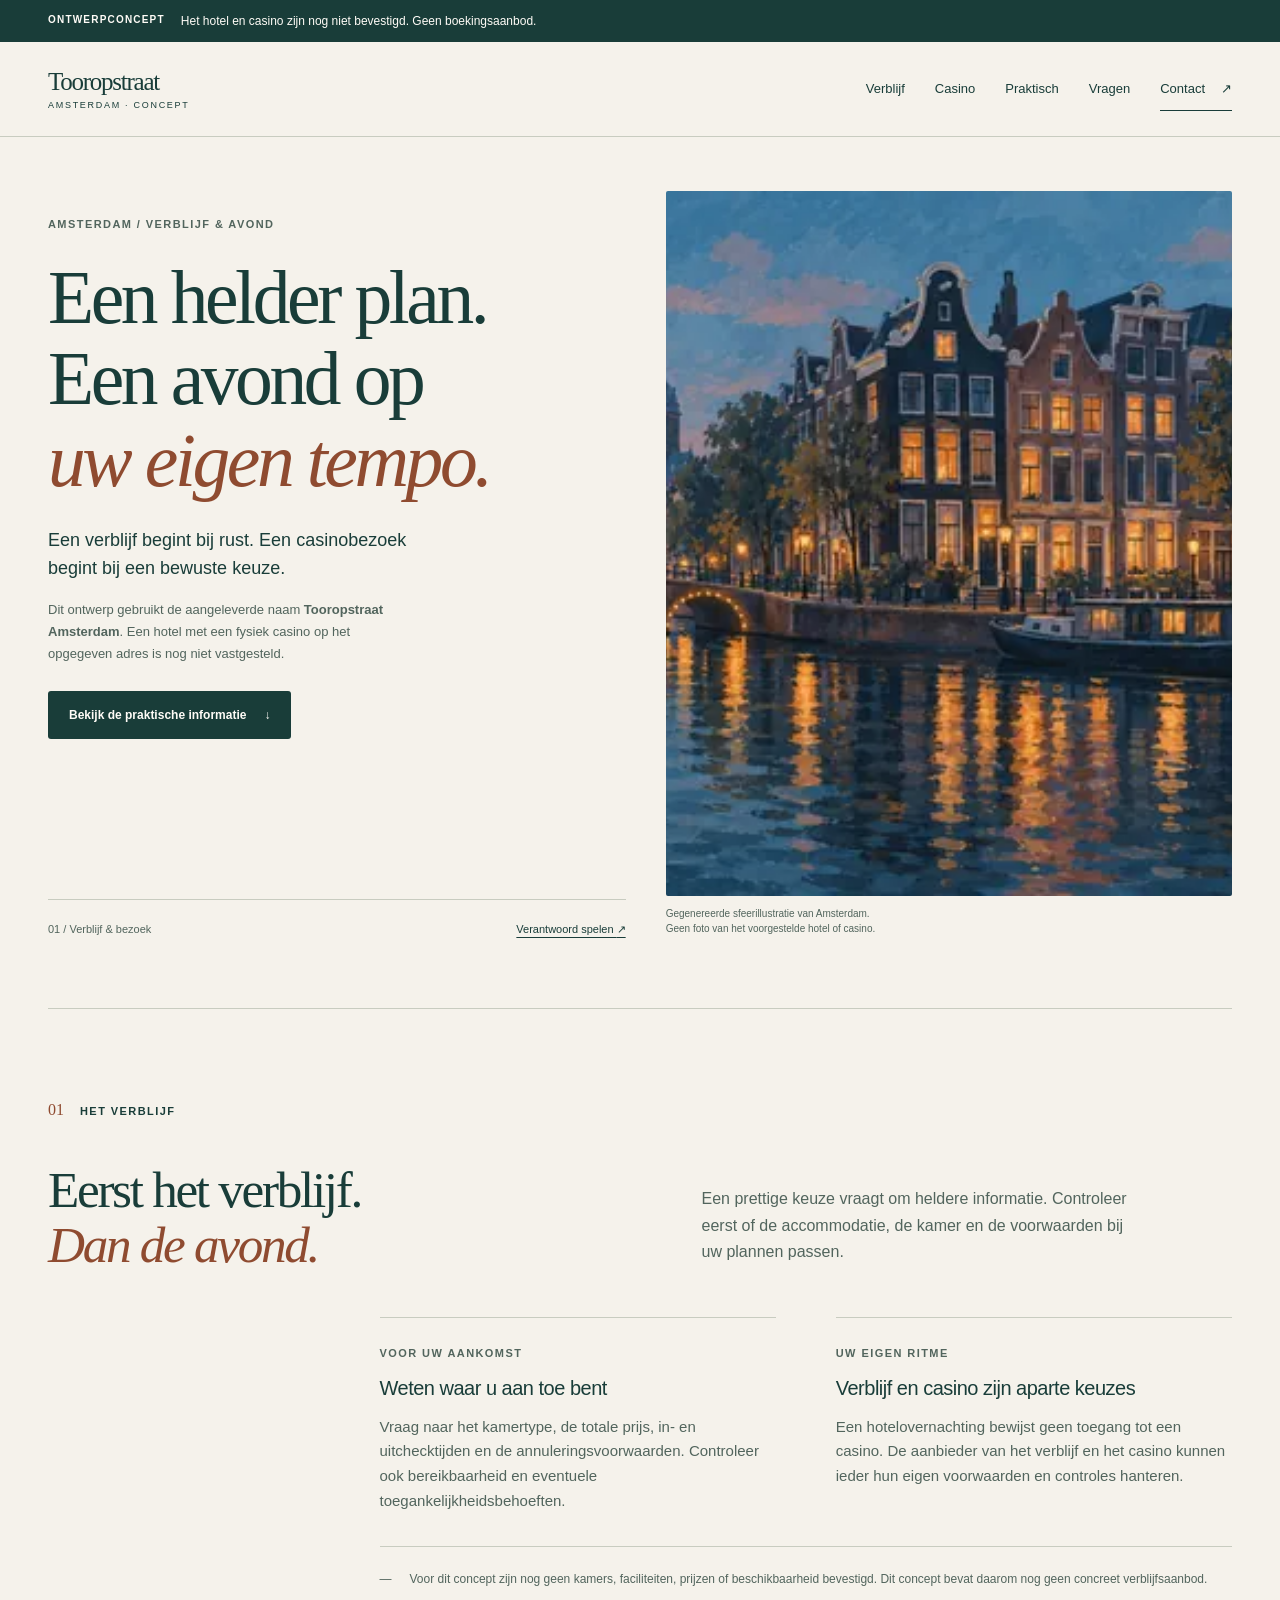
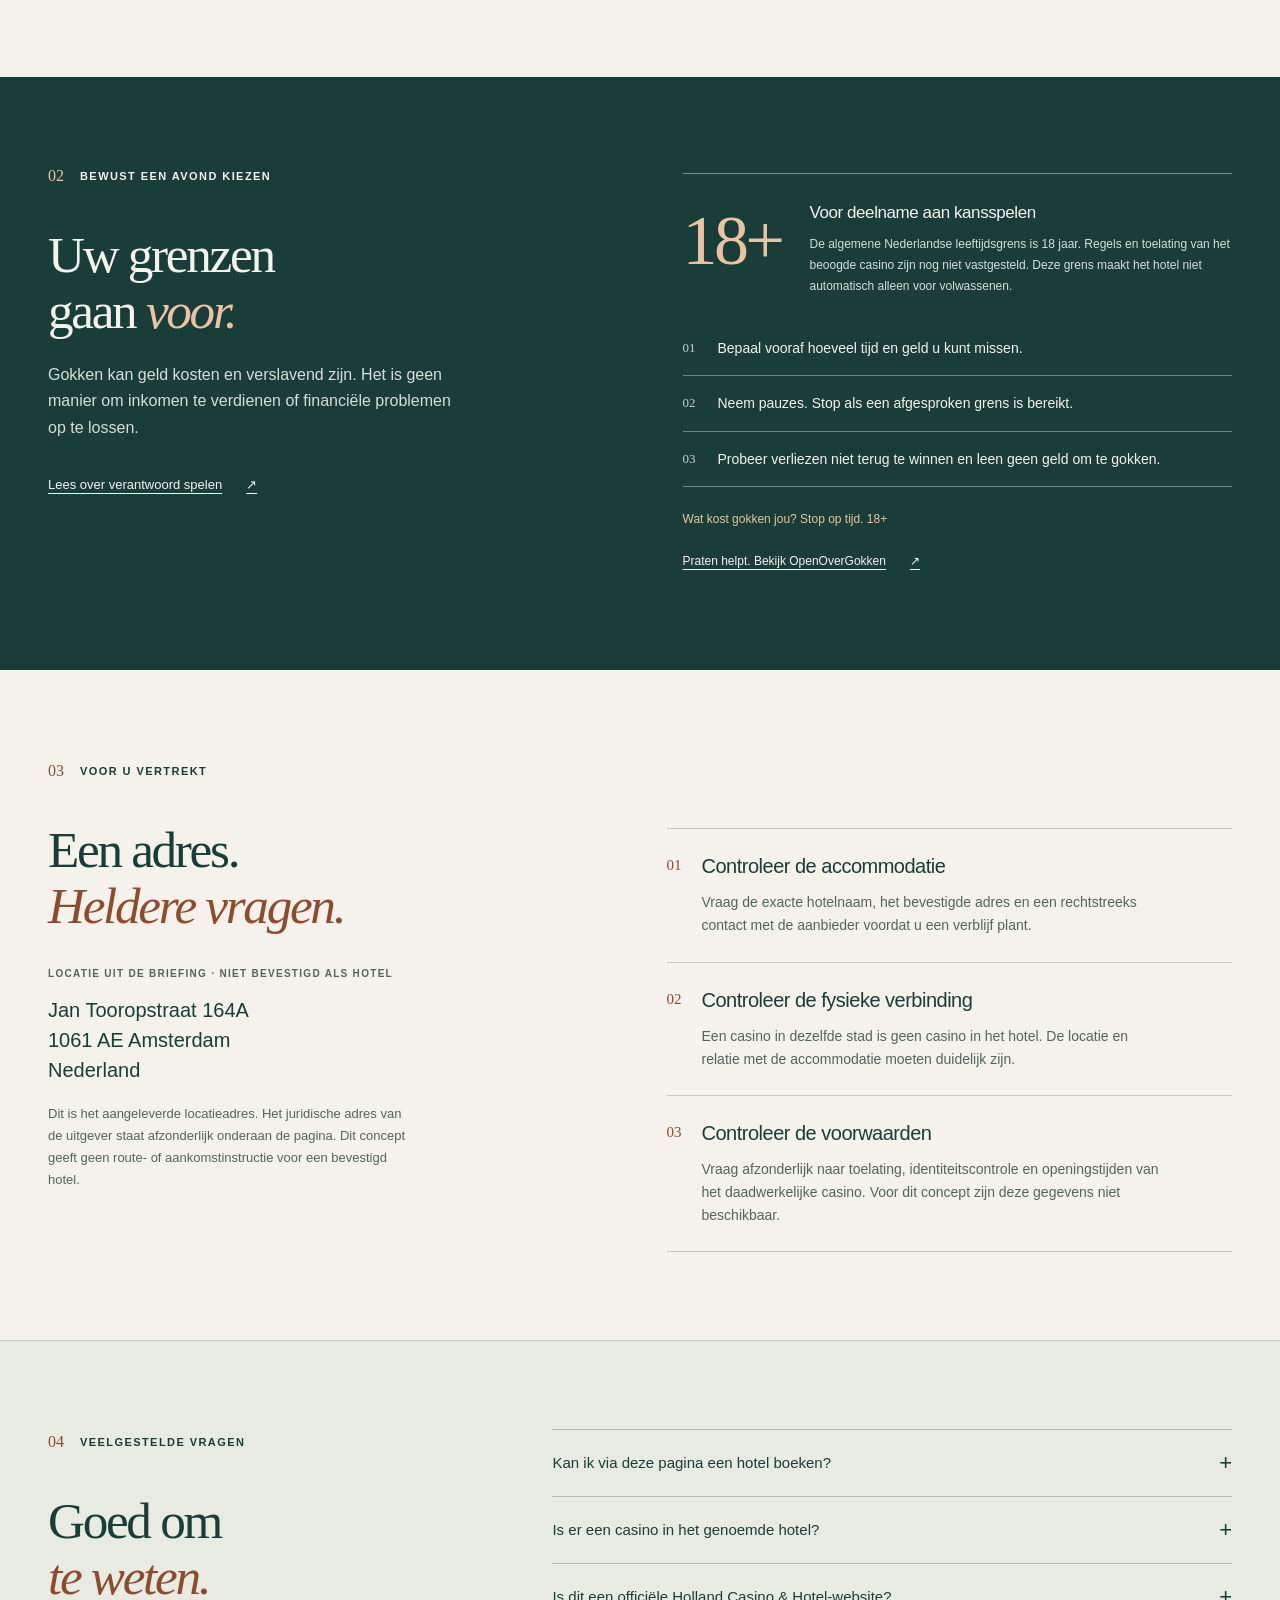
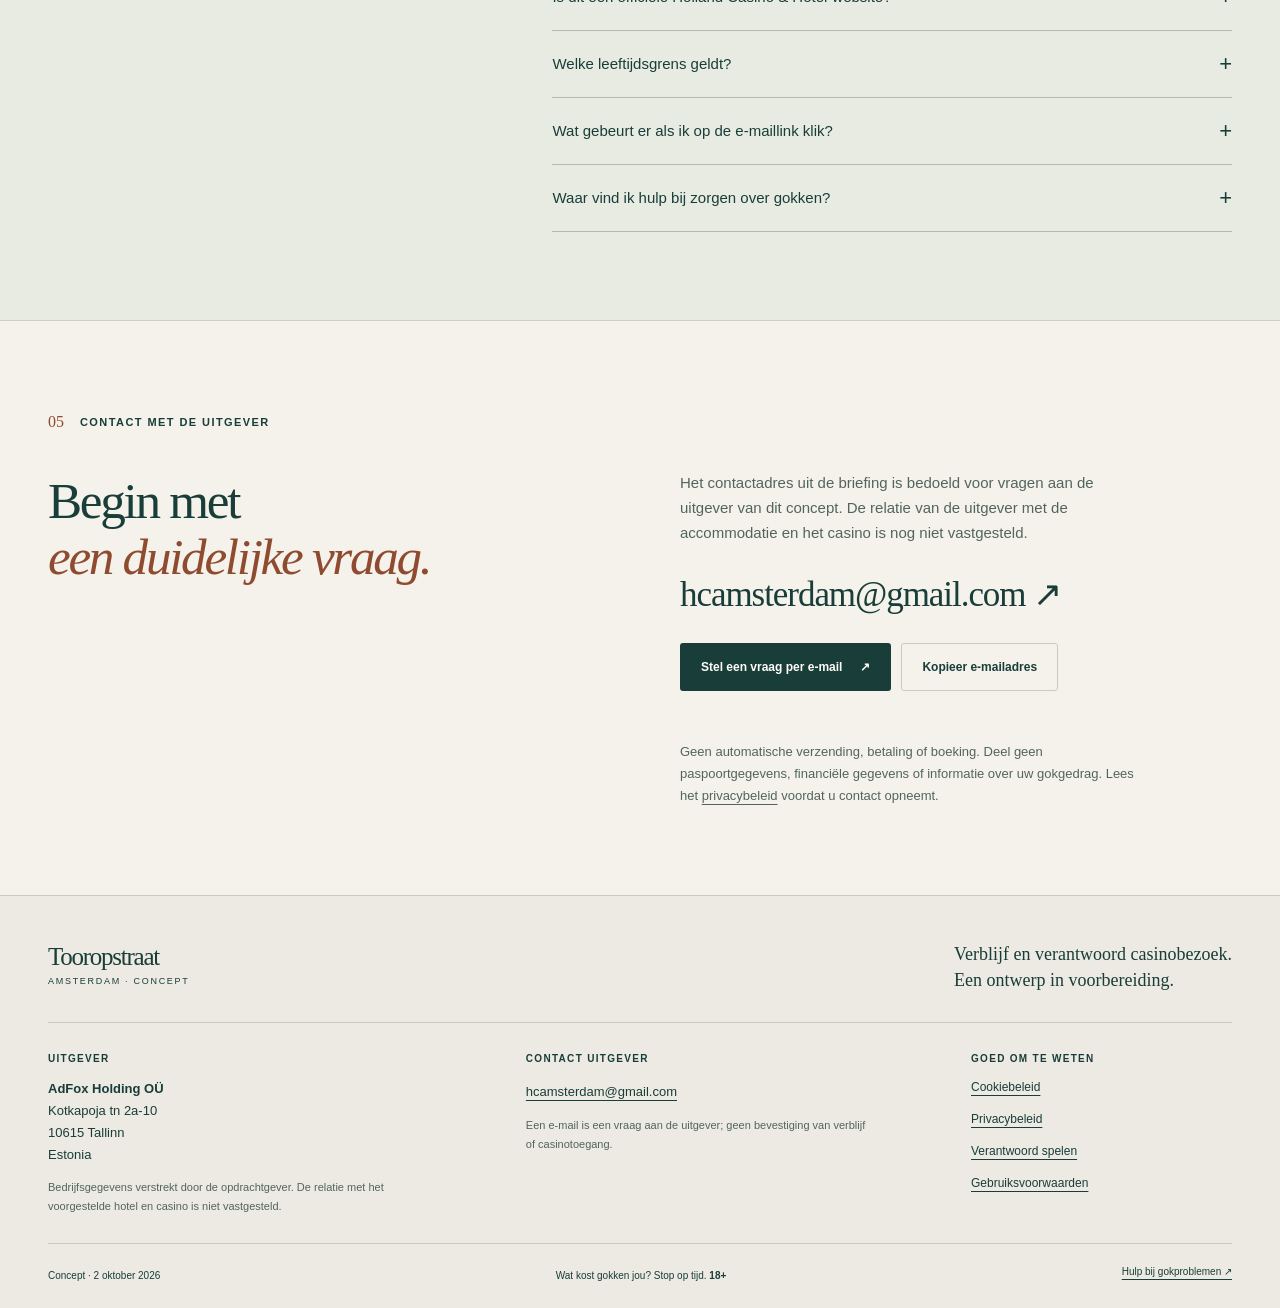
<file: index.html>
<!DOCTYPE html>
<html lang="nl"><head><meta charset="utf-8"><meta name="viewport" content="width=device-width, initial-scale=1"><meta name="robots" content="noindex, nofollow"><meta name="referrer" content="strict-origin-when-cross-origin"><title>Tooropstraat Amsterdam — ontwerpconcept voor verblijf &amp; casino</title>
  
  
  <script async src="https://www.googletagmanager.com/gtag/js?id=AW-18126916867"></script>
<script>
  window.dataLayer = window.dataLayer || [];
  function gtag(){dataLayer.push(arguments);}
  gtag('js', new Date());

  gtag('config', 'AW-18126916867');
</script>
  
  <meta name="description" content="Nederlands ontwerpconcept voor verblijf en verantwoord casinobezoek in Amsterdam. Object en relatie met casino zijn nog niet bevestigd; geen boekingsaanbod."><meta name="theme-color" content="#173b38"><link rel="icon" href="assets/images/favicon.svg" type="image/svg+xml"><link rel="stylesheet" href="assets/css/styles.css"><script src="assets/js/main.js" defer></script></head>
<body><a class="skip-link" href="#main">Ga naar inhoud</a>
<div class="draft-bar"><div class="wrap"><strong>Ontwerpconcept</strong><span>Het hotel en casino zijn nog niet bevestigd. Geen boekingsaanbod.</span></div></div>
<header class="header"><div class="wrap header-inner"><a class="wordmark" href="index.html"><span>Tooropstraat</span><small>Amsterdam · concept</small></a><button class="menu-toggle" type="button" aria-expanded="false" aria-controls="primary-nav" hidden>Menu <span aria-hidden="true">☰</span></button><nav id="primary-nav" class="primary-nav" aria-label="Hoofdnavigatie"><a href="#verblijf">Verblijf</a><a href="#casino">Casino</a><a href="#praktisch">Praktisch</a><a href="#vragen">Vragen</a><a class="nav-contact" href="#contact">Contact <span aria-hidden="true">↗</span></a></nav></div></header>
<main id="main" tabindex="-1">
<section class="hero wrap" aria-labelledby="hero-title"><div class="hero-copy"><p class="eyebrow">Amsterdam / verblijf &amp; avond</p><h1 id="hero-title">Een helder plan.<br>Een avond op<br><em>uw eigen tempo.</em></h1><p class="hero-lead">Een verblijf begint bij rust. Een casinobezoek begint bij een bewuste keuze.</p><p class="hero-note">Dit ontwerp gebruikt de aangeleverde naam <strong>Tooropstraat Amsterdam</strong>. Een hotel met een fysiek casino op het opgegeven adres is nog niet vastgesteld.</p><a class="button button-dark" href="#praktisch">Bekijk de praktische informatie <span aria-hidden="true">↓</span></a><div class="hero-bottom"><span>01 / Verblijf &amp; bezoek</span><a href="responsible-gambling.html">Verantwoord spelen <span aria-hidden="true">↗</span></a></div></div>
<figure class="hero-figure"><picture><source media="(max-width: 600px)" srcset="assets/images/amsterdam-480.webp 480w, assets/images/amsterdam-800.webp 800w" sizes="calc(100vw - 40px)"><img src="assets/images/amsterdam-1200.webp" srcset="assets/images/amsterdam-800.webp 800w, assets/images/amsterdam-1200.webp 1200w, assets/images/amsterdam-1536.webp 1536w" sizes="(max-width: 900px) calc(100vw - 48px), 49vw" width="1536" height="1024" alt="Geschilderde sfeerillustratie van Amsterdamse grachten bij avondlicht" loading="eager" fetchpriority="high" decoding="async"></picture><figcaption>Gegenereerde sfeerillustratie van Amsterdam.<br>Geen foto van het voorgestelde hotel of casino.</figcaption></figure></section>

<section id="verblijf" class="stay section wrap" aria-labelledby="stay-title"><div class="section-label"><span>01</span><p>Het verblijf</p></div><div class="stay-heading"><h2 id="stay-title">Eerst het verblijf.<br><em>Dan de avond.</em></h2><p>Een prettige keuze vraagt om heldere informatie. Controleer eerst of de accommodatie, de kamer en de voorwaarden bij uw plannen passen.</p></div><div class="stay-details"><article><p class="eyebrow">Voor uw aankomst</p><h3>Weten waar u aan toe bent</h3><p>Vraag naar het kamertype, de totale prijs, in- en uitchecktijden en de annuleringsvoorwaarden. Controleer ook bereikbaarheid en eventuele toegankelijkheidsbehoeften.</p></article><article><p class="eyebrow">Uw eigen ritme</p><h3>Verblijf en casino zijn aparte keuzes</h3><p>Een hotelovernachting bewijst geen toegang tot een casino. De aanbieder van het verblijf en het casino kunnen ieder hun eigen voorwaarden en controles hanteren.</p></article></div><p class="editorial-note"><span aria-hidden="true">—</span> Voor dit concept zijn nog geen kamers, faciliteiten, prijzen of beschikbaarheid bevestigd. Dit concept bevat daarom nog geen concreet verblijfsaanbod.</p></section>

<section id="casino" class="casino-band" aria-labelledby="casino-title"><div class="wrap casino-grid"><div><div class="section-label"><span>02</span><p>Bewust een avond kiezen</p></div><h2 id="casino-title">Uw grenzen<br>gaan <em>voor.</em></h2><p class="casino-lead">Gokken kan geld kosten en verslavend zijn. Het is geen manier om inkomen te verdienen of financiële problemen op te lossen.</p><a class="text-link" href="responsible-gambling.html">Lees over verantwoord spelen <span aria-hidden="true">↗</span></a></div><div class="casino-right"><div class="age-panel"><strong>18+</strong><div><h3>Voor deelname aan kansspelen</h3><p>De algemene Nederlandse leeftijdsgrens is 18 jaar. Regels en toelating van het beoogde casino zijn nog niet vastgesteld. Deze grens maakt het hotel niet automatisch alleen voor volwassenen.</p></div></div><ol class="boundary-list"><li><span>01</span><p>Bepaal vooraf hoeveel tijd en geld u kunt missen.</p></li><li><span>02</span><p>Neem pauzes. Stop als een afgesproken grens is bereikt.</p></li><li><span>03</span><p>Probeer verliezen niet terug te winnen en leen geen geld om te gokken.</p></li></ol><p class="risk-slogan">Wat kost gokken jou? Stop op tijd. 18+</p><a class="help-link" href="https://openovergokken.nl/hulplijnen/">Praten helpt. Bekijk OpenOverGokken <span aria-hidden="true">↗</span></a></div></div></section>

<section id="praktisch" class="practical section wrap" aria-labelledby="practical-title"><div class="section-label"><span>03</span><p>Voor u vertrekt</p></div><div class="practical-grid"><div><h2 id="practical-title">Een adres.<br><em>Heldere vragen.</em></h2><p class="address-label">Locatie uit de briefing · niet bevestigd als hotel</p><address class="property-address">Jan Tooropstraat 164A<br>1061 AE Amsterdam<br>Nederland</address><p class="fine location-note">Dit is het aangeleverde locatieadres. Het juridische adres van de uitgever staat afzonderlijk onderaan de pagina. Dit concept geeft geen route- of aankomstinstructie voor een bevestigd hotel.</p></div><div class="practical-list"><article><span>01</span><div><h3>Controleer de accommodatie</h3><p>Vraag de exacte hotelnaam, het bevestigde adres en een rechtstreeks contact met de aanbieder voordat u een verblijf plant.</p></div></article><article><span>02</span><div><h3>Controleer de fysieke verbinding</h3><p>Een casino in dezelfde stad is geen casino in het hotel. De locatie en relatie met de accommodatie moeten duidelijk zijn.</p></div></article><article><span>03</span><div><h3>Controleer de voorwaarden</h3><p>Vraag afzonderlijk naar toelating, identiteitscontrole en openingstijden van het daadwerkelijke casino. Voor dit concept zijn deze gegevens niet beschikbaar.</p></div></article></div></div></section>

<section id="vragen" class="faq-section section" aria-labelledby="faq-title"><div class="wrap faq-grid"><div><div class="section-label"><span>04</span><p>Veelgestelde vragen</p></div><h2 id="faq-title">Goed om<br><em>te weten.</em></h2></div><div class="faq"><details><summary>Kan ik via deze pagina een hotel boeken?</summary><p>Nee. Dit is een ontwerpconcept. Er zijn geen bevestigde kamers, prijzen of boekingskoppelingen. Een bericht aan de uitgever is een informatievraag en geen reservering.</p></details><details><summary>Is er een casino in het genoemde hotel?</summary><p>Dat is nog niet bevestigd. De naam en het adres komen uit de briefing. De aanwezigheid van een fysiek casino op deze locatie mag nog niet als feit worden gepresenteerd.</p></details><details><summary>Is dit een officiële Holland Casino &amp; Hotel-website?</summary><p>Een officiële relatie met Holland Casino is niet vastgesteld. De genoemde uitgever is AdFox Holding OÜ. Het e-mailadres op deze pagina is niet bevestigd als reserveringsadres van een hotel of als officieel Holland Casino-kanaal.</p></details><details><summary>Welke leeftijdsgrens geldt?</summary><p>In Nederland is deelname aan kansspelen alleen toegestaan vanaf 18 jaar. Voor het beoogde, nog niet bevestigde casino kunnen aanvullende toegangsvoorwaarden gelden. Dit zegt niets over een leeftijdsgrens voor hotelovernachtingen.</p></details><details><summary>Wat gebeurt er als ik op de e-maillink klik?</summary><p>Uw eigen e-mailprogramma kan een nieuw bericht openen. U bepaalt of u dat bericht verzendt. De website verzendt niets automatisch en geeft geen boekingsbevestiging.</p></details><details><summary>Waar vind ik hulp bij zorgen over gokken?</summary><p>OpenOverGokken biedt informatie en anoniem contact. De gratis Nederlandse hulplijn is 0800 24 000 22, dag en nacht bereikbaar. Bekijk ook onze pagina over verantwoord spelen.</p><a href="https://openovergokken.nl/hulplijnen/">Naar de hulplijnen van OpenOverGokken <span aria-hidden="true">↗</span></a></details></div></div></section>

<section id="contact" class="contact section wrap" aria-labelledby="contact-title"><div><div class="section-label"><span>05</span><p>Contact met de uitgever</p></div><h2 id="contact-title">Begin met<br><em>een duidelijke vraag.</em></h2></div><div class="contact-copy"><p>Het contactadres uit de briefing is bedoeld voor vragen aan de uitgever van dit concept. De relatie van de uitgever met de accommodatie en het casino is nog niet vastgesteld.</p><a class="contact-email" href="mailto:hcamsterdam@gmail.com?subject=Vraag%20over%20het%20concept%20Tooropstraat%20Amsterdam">hcamsterdam@gmail.com <span aria-hidden="true">↗</span></a><div class="contact-actions"><a class="button button-dark" href="mailto:hcamsterdam@gmail.com?subject=Vraag%20over%20het%20concept%20Tooropstraat%20Amsterdam">Stel een vraag per e-mail <span aria-hidden="true">↗</span></a><button class="button button-light copy-email" type="button" data-email="hcamsterdam@gmail.com" hidden>Kopieer e-mailadres</button></div><p id="copy-status" class="copy-status" role="status" aria-live="polite"></p><p class="fine">Geen automatische verzending, betaling of boeking. Deel geen paspoortgegevens, financiële gegevens of informatie over uw gokgedrag. Lees het <a href="privacy.html">privacybeleid</a> voordat u contact opneemt.</p></div></section>
</main>
<footer class="footer"><div class="wrap">
<div class="footer-top"><a class="wordmark" href="index.html"><span>Tooropstraat</span><small>Amsterdam · concept</small></a><p>Verblijf en verantwoord casinobezoek.<br>Een ontwerp in voorbereiding.</p></div>
<div class="footer-grid"><div><h2>Uitgever</h2><address><strong>AdFox Holding OÜ</strong><br>Kotkapoja tn 2a-10<br>10615 Tallinn<br>Estonia</address><p class="fine">Bedrijfsgegevens verstrekt door de opdrachtgever. De relatie met het voorgestelde hotel en casino is niet vastgesteld.</p></div>
<div><h2>Contact uitgever</h2><a class="email" href="mailto:hcamsterdam@gmail.com?subject=Vraag%20over%20het%20concept%20Tooropstraat%20Amsterdam">hcamsterdam@gmail.com</a><p class="fine">Een e-mail is een vraag aan de uitgever; geen bevestiging van verblijf of casinotoegang.</p></div>
<nav aria-label="Beleid en voorwaarden"><h2>Goed om te weten</h2><a href="cookies.html">Cookiebeleid</a><a href="privacy.html">Privacybeleid</a><a href="responsible-gambling.html">Verantwoord spelen</a><a href="terms.html">Gebruiksvoorwaarden</a></nav></div>
<div class="footer-bottom"><p>Concept · 2 oktober 2026</p><p>Wat kost gokken jou? Stop op tijd. <strong>18+</strong></p><a href="https://openovergokken.nl/hulplijnen/">Hulp bij gokproblemen <span aria-hidden="true">↗</span></a></div>
</div></footer></body></html>
</file>
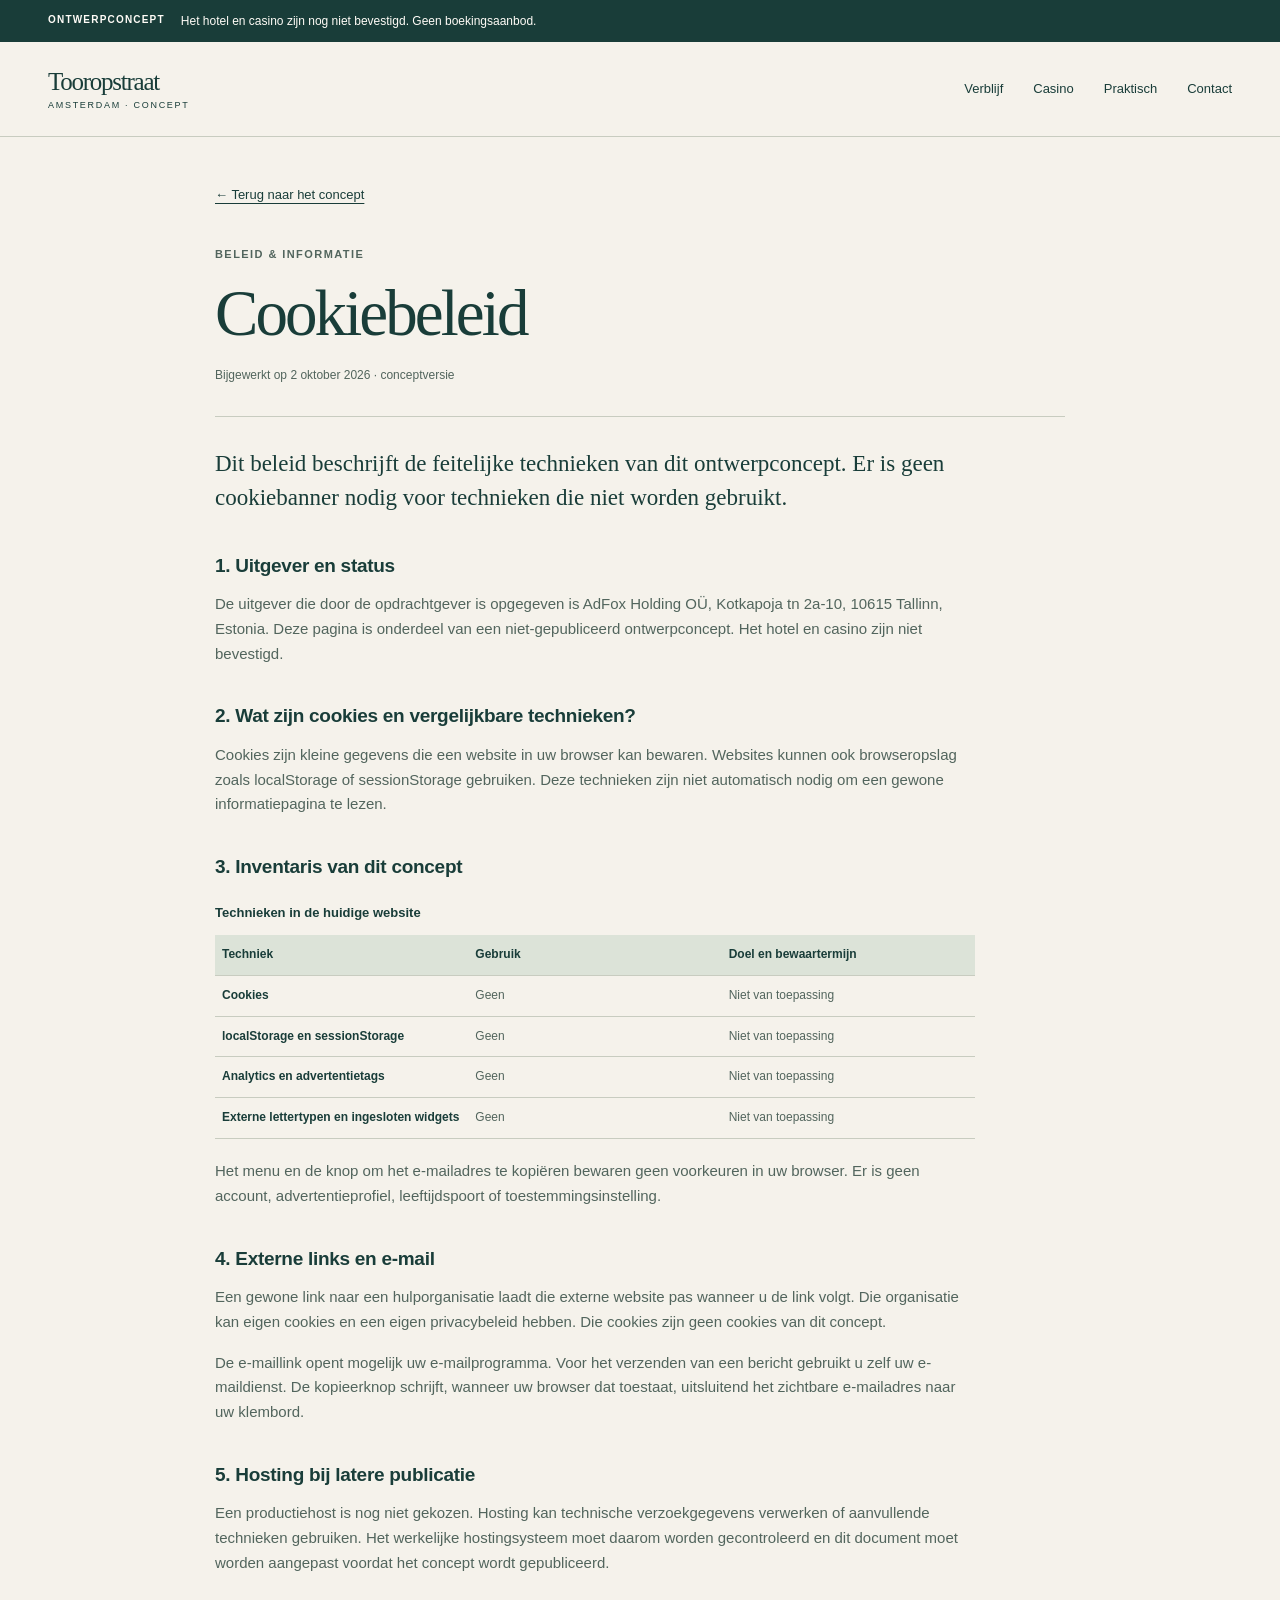
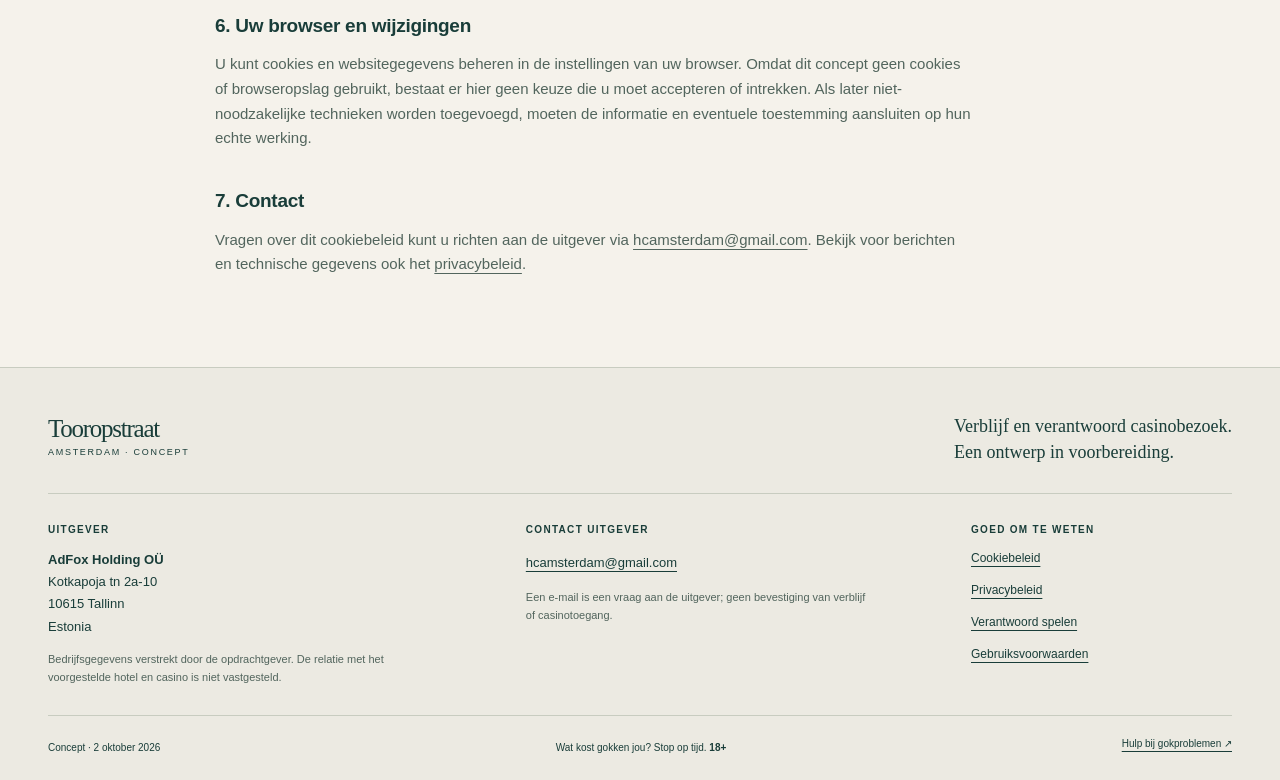
<file: cookies.html>
<!DOCTYPE html>
<html lang="nl"><head><meta charset="utf-8"><meta name="viewport" content="width=device-width, initial-scale=1"><meta name="robots" content="noindex, nofollow"><meta name="referrer" content="strict-origin-when-cross-origin"><title>Cookiebeleid | Tooropstraat Amsterdam — concept</title><meta name="description" content="Welke cookies, browseropslag en externe technieken dit ontwerpconcept gebruikt."><meta name="theme-color" content="#173b38"><link rel="icon" href="assets/images/favicon.svg" type="image/svg+xml"><link rel="stylesheet" href="assets/css/styles.css"><script src="assets/js/main.js" defer></script></head>
<body><a class="skip-link" href="#main">Ga naar inhoud</a>
<div class="draft-bar"><div class="wrap"><strong>Ontwerpconcept</strong><span>Het hotel en casino zijn nog niet bevestigd. Geen boekingsaanbod.</span></div></div>
<header class="header"><div class="wrap header-inner"><a class="wordmark" href="index.html"><span>Tooropstraat</span><small>Amsterdam · concept</small></a><button class="menu-toggle" type="button" aria-expanded="false" aria-controls="primary-nav" hidden>Menu <span aria-hidden="true">☰</span></button><nav id="primary-nav" class="primary-nav" aria-label="Hoofdnavigatie"><a href="index.html#verblijf">Verblijf</a><a href="index.html#casino">Casino</a><a href="index.html#praktisch">Praktisch</a><a href="index.html#contact">Contact</a></nav></div></header>
<main id="main" tabindex="-1" class="policy-main wrap"><a class="back-link" href="index.html">← Terug naar het concept</a><p class="eyebrow">Beleid &amp; informatie</p><h1>Cookiebeleid</h1><p class="updated">Bijgewerkt op <time datetime="2026-10-02">2 oktober 2026</time> · conceptversie</p><div class="policy-content"><p class="policy-intro">Dit beleid beschrijft de feitelijke technieken van dit ontwerpconcept. Er is geen cookiebanner nodig voor technieken die niet worden gebruikt.</p>
<h2>1. Uitgever en status</h2><p>De uitgever die door de opdrachtgever is opgegeven is AdFox Holding OÜ, Kotkapoja tn 2a-10, 10615 Tallinn, Estonia. Deze pagina is onderdeel van een niet-gepubliceerd ontwerpconcept. Het hotel en casino zijn niet bevestigd.</p>
<h2>2. Wat zijn cookies en vergelijkbare technieken?</h2><p>Cookies zijn kleine gegevens die een website in uw browser kan bewaren. Websites kunnen ook browseropslag zoals localStorage of sessionStorage gebruiken. Deze technieken zijn niet automatisch nodig om een gewone informatiepagina te lezen.</p>
<h2>3. Inventaris van dit concept</h2><div class="table-wrap"><table><caption>Technieken in de huidige website</caption><thead><tr><th scope="col">Techniek</th><th scope="col">Gebruik</th><th scope="col">Doel en bewaartermijn</th></tr></thead><tbody><tr><th scope="row">Cookies</th><td>Geen</td><td>Niet van toepassing</td></tr><tr><th scope="row">localStorage en sessionStorage</th><td>Geen</td><td>Niet van toepassing</td></tr><tr><th scope="row">Analytics en advertentietags</th><td>Geen</td><td>Niet van toepassing</td></tr><tr><th scope="row">Externe lettertypen en ingesloten widgets</th><td>Geen</td><td>Niet van toepassing</td></tr></tbody></table></div>
<p>Het menu en de knop om het e-mailadres te kopiëren bewaren geen voorkeuren in uw browser. Er is geen account, advertentieprofiel, leeftijdspoort of toestemmingsinstelling.</p>
<h2>4. Externe links en e-mail</h2><p>Een gewone link naar een hulporganisatie laadt die externe website pas wanneer u de link volgt. Die organisatie kan eigen cookies en een eigen privacybeleid hebben. Die cookies zijn geen cookies van dit concept.</p><p>De e-maillink opent mogelijk uw e-mailprogramma. Voor het verzenden van een bericht gebruikt u zelf uw e-maildienst. De kopieerknop schrijft, wanneer uw browser dat toestaat, uitsluitend het zichtbare e-mailadres naar uw klembord.</p>
<h2>5. Hosting bij latere publicatie</h2><p>Een productiehost is nog niet gekozen. Hosting kan technische verzoekgegevens verwerken of aanvullende technieken gebruiken. Het werkelijke hostingsysteem moet daarom worden gecontroleerd en dit document moet worden aangepast voordat het concept wordt gepubliceerd.</p>
<h2>6. Uw browser en wijzigingen</h2><p>U kunt cookies en websitegegevens beheren in de instellingen van uw browser. Omdat dit concept geen cookies of browseropslag gebruikt, bestaat er hier geen keuze die u moet accepteren of intrekken. Als later niet-noodzakelijke technieken worden toegevoegd, moeten de informatie en eventuele toestemming aansluiten op hun echte werking.</p>
<h2>7. Contact</h2><p>Vragen over dit cookiebeleid kunt u richten aan de uitgever via <a href="mailto:hcamsterdam@gmail.com?subject=Vraag%20over%20het%20concept%20Tooropstraat%20Amsterdam">hcamsterdam@gmail.com</a>. Bekijk voor berichten en technische gegevens ook het <a href="privacy.html">privacybeleid</a>.</p></div></main>
<footer class="footer"><div class="wrap">
<div class="footer-top"><a class="wordmark" href="index.html"><span>Tooropstraat</span><small>Amsterdam · concept</small></a><p>Verblijf en verantwoord casinobezoek.<br>Een ontwerp in voorbereiding.</p></div>
<div class="footer-grid"><div><h2>Uitgever</h2><address><strong>AdFox Holding OÜ</strong><br>Kotkapoja tn 2a-10<br>10615 Tallinn<br>Estonia</address><p class="fine">Bedrijfsgegevens verstrekt door de opdrachtgever. De relatie met het voorgestelde hotel en casino is niet vastgesteld.</p></div>
<div><h2>Contact uitgever</h2><a class="email" href="mailto:hcamsterdam@gmail.com?subject=Vraag%20over%20het%20concept%20Tooropstraat%20Amsterdam">hcamsterdam@gmail.com</a><p class="fine">Een e-mail is een vraag aan de uitgever; geen bevestiging van verblijf of casinotoegang.</p></div>
<nav aria-label="Beleid en voorwaarden"><h2>Goed om te weten</h2><a href="cookies.html">Cookiebeleid</a><a href="privacy.html">Privacybeleid</a><a href="responsible-gambling.html">Verantwoord spelen</a><a href="terms.html">Gebruiksvoorwaarden</a></nav></div>
<div class="footer-bottom"><p>Concept · 2 oktober 2026</p><p>Wat kost gokken jou? Stop op tijd. <strong>18+</strong></p><a href="https://openovergokken.nl/hulplijnen/">Hulp bij gokproblemen <span aria-hidden="true">↗</span></a></div>
</div></footer></body></html>
</file>
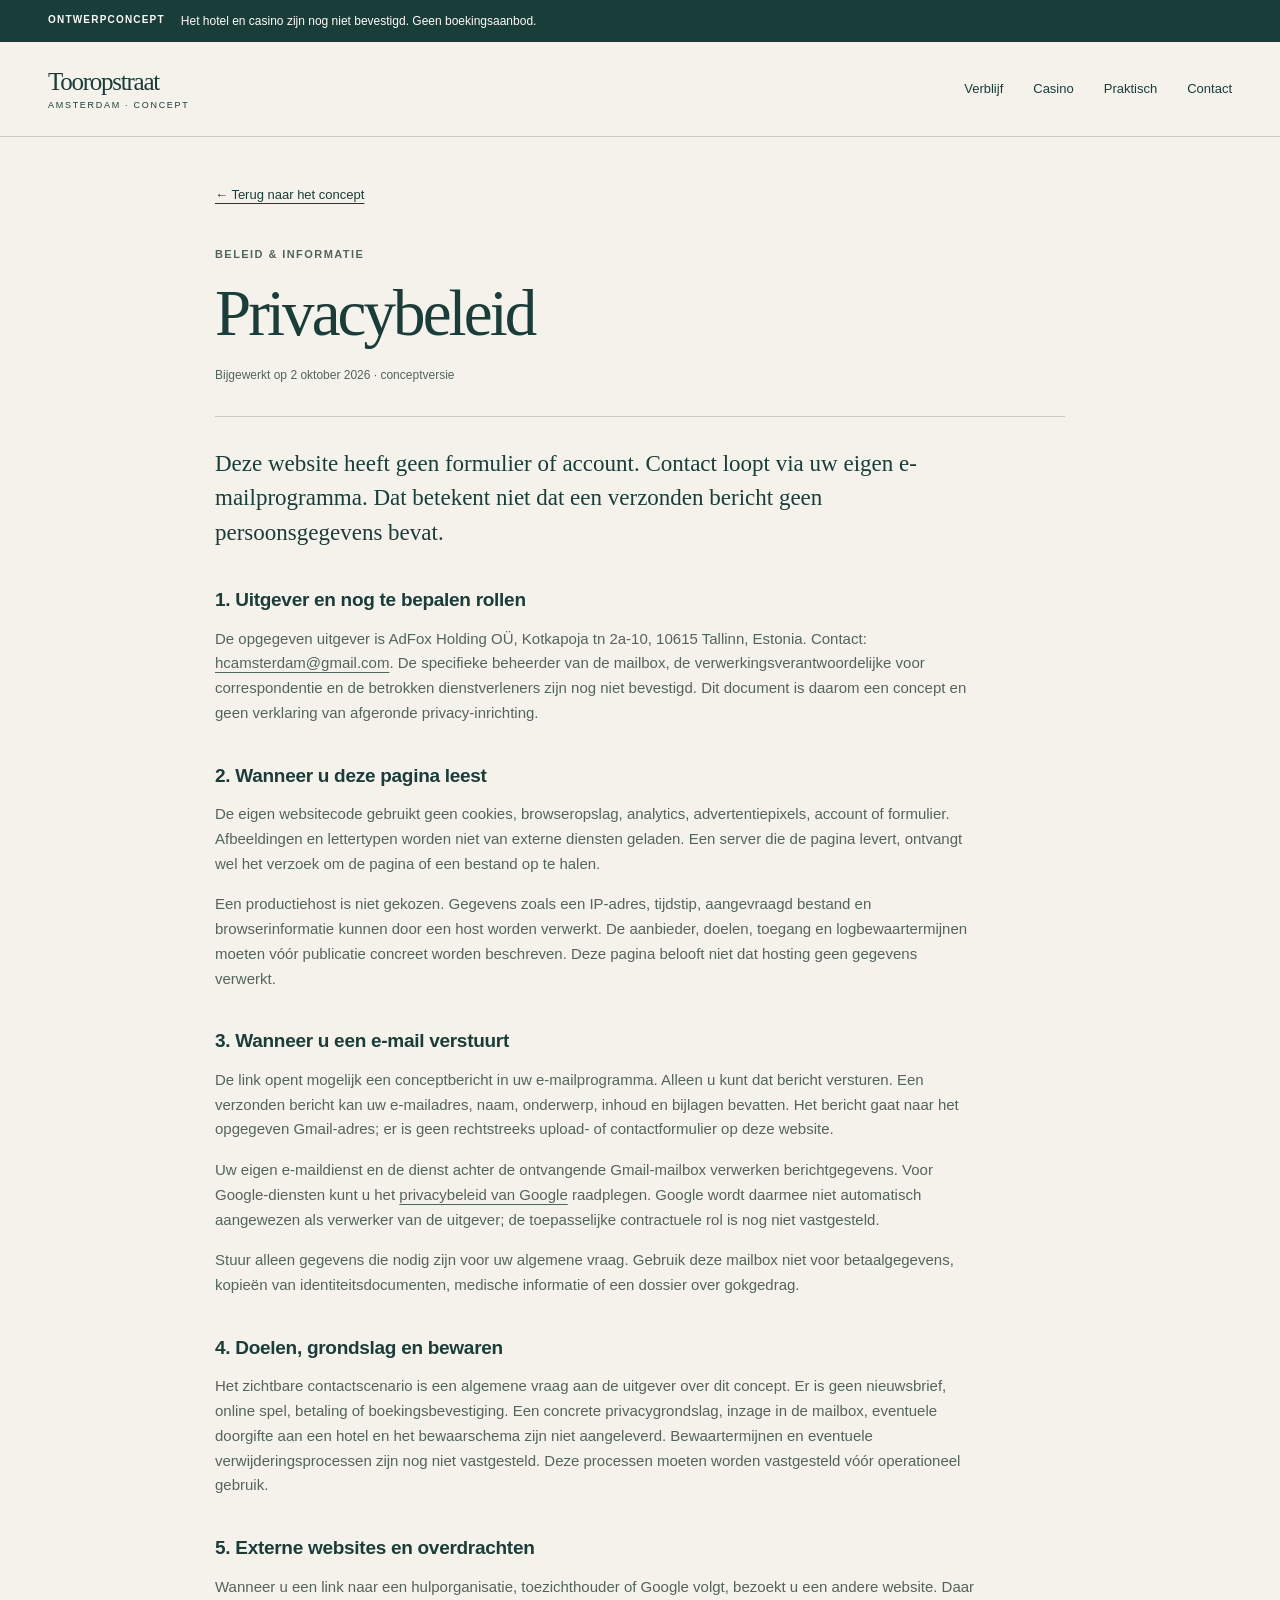
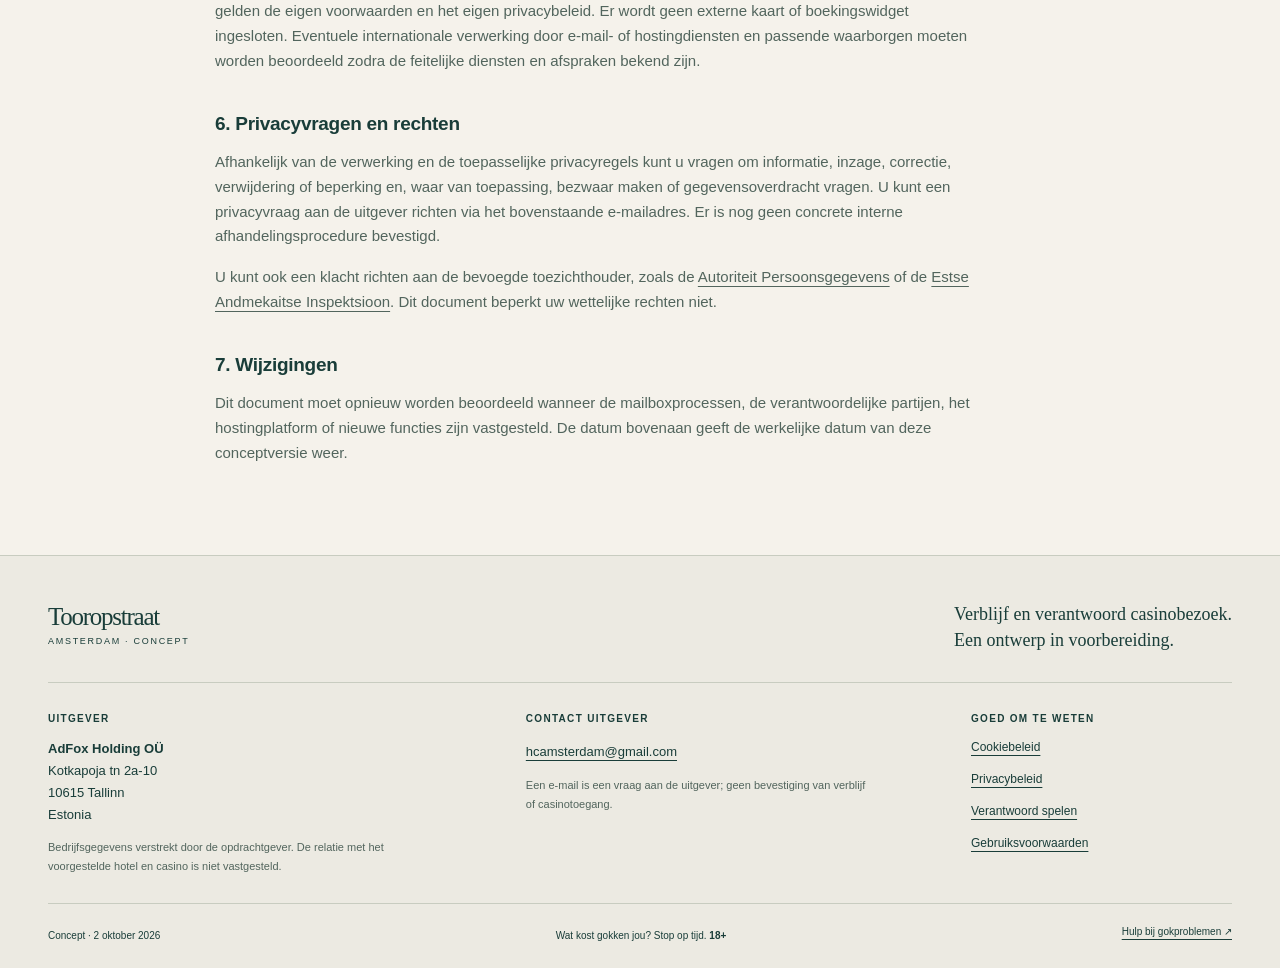
<file: privacy.html>
<!DOCTYPE html>
<html lang="nl"><head><meta charset="utf-8"><meta name="viewport" content="width=device-width, initial-scale=1"><meta name="robots" content="noindex, nofollow"><meta name="referrer" content="strict-origin-when-cross-origin"><title>Privacybeleid | Tooropstraat Amsterdam — concept</title><meta name="description" content="Informatie over e-mail, gegevens, uitgever en de nog te bevestigen processen van dit concept."><meta name="theme-color" content="#173b38"><link rel="icon" href="assets/images/favicon.svg" type="image/svg+xml"><link rel="stylesheet" href="assets/css/styles.css"><script src="assets/js/main.js" defer></script></head>
<body><a class="skip-link" href="#main">Ga naar inhoud</a>
<div class="draft-bar"><div class="wrap"><strong>Ontwerpconcept</strong><span>Het hotel en casino zijn nog niet bevestigd. Geen boekingsaanbod.</span></div></div>
<header class="header"><div class="wrap header-inner"><a class="wordmark" href="index.html"><span>Tooropstraat</span><small>Amsterdam · concept</small></a><button class="menu-toggle" type="button" aria-expanded="false" aria-controls="primary-nav" hidden>Menu <span aria-hidden="true">☰</span></button><nav id="primary-nav" class="primary-nav" aria-label="Hoofdnavigatie"><a href="index.html#verblijf">Verblijf</a><a href="index.html#casino">Casino</a><a href="index.html#praktisch">Praktisch</a><a href="index.html#contact">Contact</a></nav></div></header>
<main id="main" tabindex="-1" class="policy-main wrap"><a class="back-link" href="index.html">← Terug naar het concept</a><p class="eyebrow">Beleid &amp; informatie</p><h1>Privacybeleid</h1><p class="updated">Bijgewerkt op <time datetime="2026-10-02">2 oktober 2026</time> · conceptversie</p><div class="policy-content"><p class="policy-intro">Deze website heeft geen formulier of account. Contact loopt via uw eigen e-mailprogramma. Dat betekent niet dat een verzonden bericht geen persoonsgegevens bevat.</p>
<h2>1. Uitgever en nog te bepalen rollen</h2><p>De opgegeven uitgever is AdFox Holding OÜ, Kotkapoja tn 2a-10, 10615 Tallinn, Estonia. Contact: <a href="mailto:hcamsterdam@gmail.com?subject=Vraag%20over%20het%20concept%20Tooropstraat%20Amsterdam">hcamsterdam@gmail.com</a>. De specifieke beheerder van de mailbox, de verwerkingsverantwoordelijke voor correspondentie en de betrokken dienstverleners zijn nog niet bevestigd. Dit document is daarom een concept en geen verklaring van afgeronde privacy-inrichting.</p>
<h2>2. Wanneer u deze pagina leest</h2><p>De eigen websitecode gebruikt geen cookies, browseropslag, analytics, advertentiepixels, account of formulier. Afbeeldingen en lettertypen worden niet van externe diensten geladen. Een server die de pagina levert, ontvangt wel het verzoek om de pagina of een bestand op te halen.</p><p>Een productiehost is niet gekozen. Gegevens zoals een IP-adres, tijdstip, aangevraagd bestand en browserinformatie kunnen door een host worden verwerkt. De aanbieder, doelen, toegang en logbewaartermijnen moeten vóór publicatie concreet worden beschreven. Deze pagina belooft niet dat hosting geen gegevens verwerkt.</p>
<h2>3. Wanneer u een e-mail verstuurt</h2><p>De link opent mogelijk een conceptbericht in uw e-mailprogramma. Alleen u kunt dat bericht versturen. Een verzonden bericht kan uw e-mailadres, naam, onderwerp, inhoud en bijlagen bevatten. Het bericht gaat naar het opgegeven Gmail-adres; er is geen rechtstreeks upload- of contactformulier op deze website.</p><p>Uw eigen e-maildienst en de dienst achter de ontvangende Gmail-mailbox verwerken berichtgegevens. Voor Google-diensten kunt u het <a href="https://policies.google.com/privacy?hl=nl">privacybeleid van Google</a> raadplegen. Google wordt daarmee niet automatisch aangewezen als verwerker van de uitgever; de toepasselijke contractuele rol is nog niet vastgesteld.</p><p>Stuur alleen gegevens die nodig zijn voor uw algemene vraag. Gebruik deze mailbox niet voor betaalgegevens, kopieën van identiteitsdocumenten, medische informatie of een dossier over gokgedrag.</p>
<h2>4. Doelen, grondslag en bewaren</h2><p>Het zichtbare contactscenario is een algemene vraag aan de uitgever over dit concept. Er is geen nieuwsbrief, online spel, betaling of boekingsbevestiging. Een concrete privacygrondslag, inzage in de mailbox, eventuele doorgifte aan een hotel en het bewaarschema zijn niet aangeleverd. Bewaartermijnen en eventuele verwijderingsprocessen zijn nog niet vastgesteld. Deze processen moeten worden vastgesteld vóór operationeel gebruik.</p>
<h2>5. Externe websites en overdrachten</h2><p>Wanneer u een link naar een hulporganisatie, toezichthouder of Google volgt, bezoekt u een andere website. Daar gelden de eigen voorwaarden en het eigen privacybeleid. Er wordt geen externe kaart of boekingswidget ingesloten. Eventuele internationale verwerking door e-mail- of hostingdiensten en passende waarborgen moeten worden beoordeeld zodra de feitelijke diensten en afspraken bekend zijn.</p>
<h2>6. Privacyvragen en rechten</h2><p>Afhankelijk van de verwerking en de toepasselijke privacyregels kunt u vragen om informatie, inzage, correctie, verwijdering of beperking en, waar van toepassing, bezwaar maken of gegevensoverdracht vragen. U kunt een privacyvraag aan de uitgever richten via het bovenstaande e-mailadres. Er is nog geen concrete interne afhandelingsprocedure bevestigd.</p><p>U kunt ook een klacht richten aan de bevoegde toezichthouder, zoals de <a href="https://www.autoriteitpersoonsgegevens.nl/">Autoriteit Persoonsgegevens</a> of de <a href="https://www.aki.ee/">Estse Andmekaitse Inspektsioon</a>. Dit document beperkt uw wettelijke rechten niet.</p>
<h2>7. Wijzigingen</h2><p>Dit document moet opnieuw worden beoordeeld wanneer de mailboxprocessen, de verantwoordelijke partijen, het hostingplatform of nieuwe functies zijn vastgesteld. De datum bovenaan geeft de werkelijke datum van deze conceptversie weer.</p></div></main>
<footer class="footer"><div class="wrap">
<div class="footer-top"><a class="wordmark" href="index.html"><span>Tooropstraat</span><small>Amsterdam · concept</small></a><p>Verblijf en verantwoord casinobezoek.<br>Een ontwerp in voorbereiding.</p></div>
<div class="footer-grid"><div><h2>Uitgever</h2><address><strong>AdFox Holding OÜ</strong><br>Kotkapoja tn 2a-10<br>10615 Tallinn<br>Estonia</address><p class="fine">Bedrijfsgegevens verstrekt door de opdrachtgever. De relatie met het voorgestelde hotel en casino is niet vastgesteld.</p></div>
<div><h2>Contact uitgever</h2><a class="email" href="mailto:hcamsterdam@gmail.com?subject=Vraag%20over%20het%20concept%20Tooropstraat%20Amsterdam">hcamsterdam@gmail.com</a><p class="fine">Een e-mail is een vraag aan de uitgever; geen bevestiging van verblijf of casinotoegang.</p></div>
<nav aria-label="Beleid en voorwaarden"><h2>Goed om te weten</h2><a href="cookies.html">Cookiebeleid</a><a href="privacy.html">Privacybeleid</a><a href="responsible-gambling.html">Verantwoord spelen</a><a href="terms.html">Gebruiksvoorwaarden</a></nav></div>
<div class="footer-bottom"><p>Concept · 2 oktober 2026</p><p>Wat kost gokken jou? Stop op tijd. <strong>18+</strong></p><a href="https://openovergokken.nl/hulplijnen/">Hulp bij gokproblemen <span aria-hidden="true">↗</span></a></div>
</div></footer></body></html>
</file>
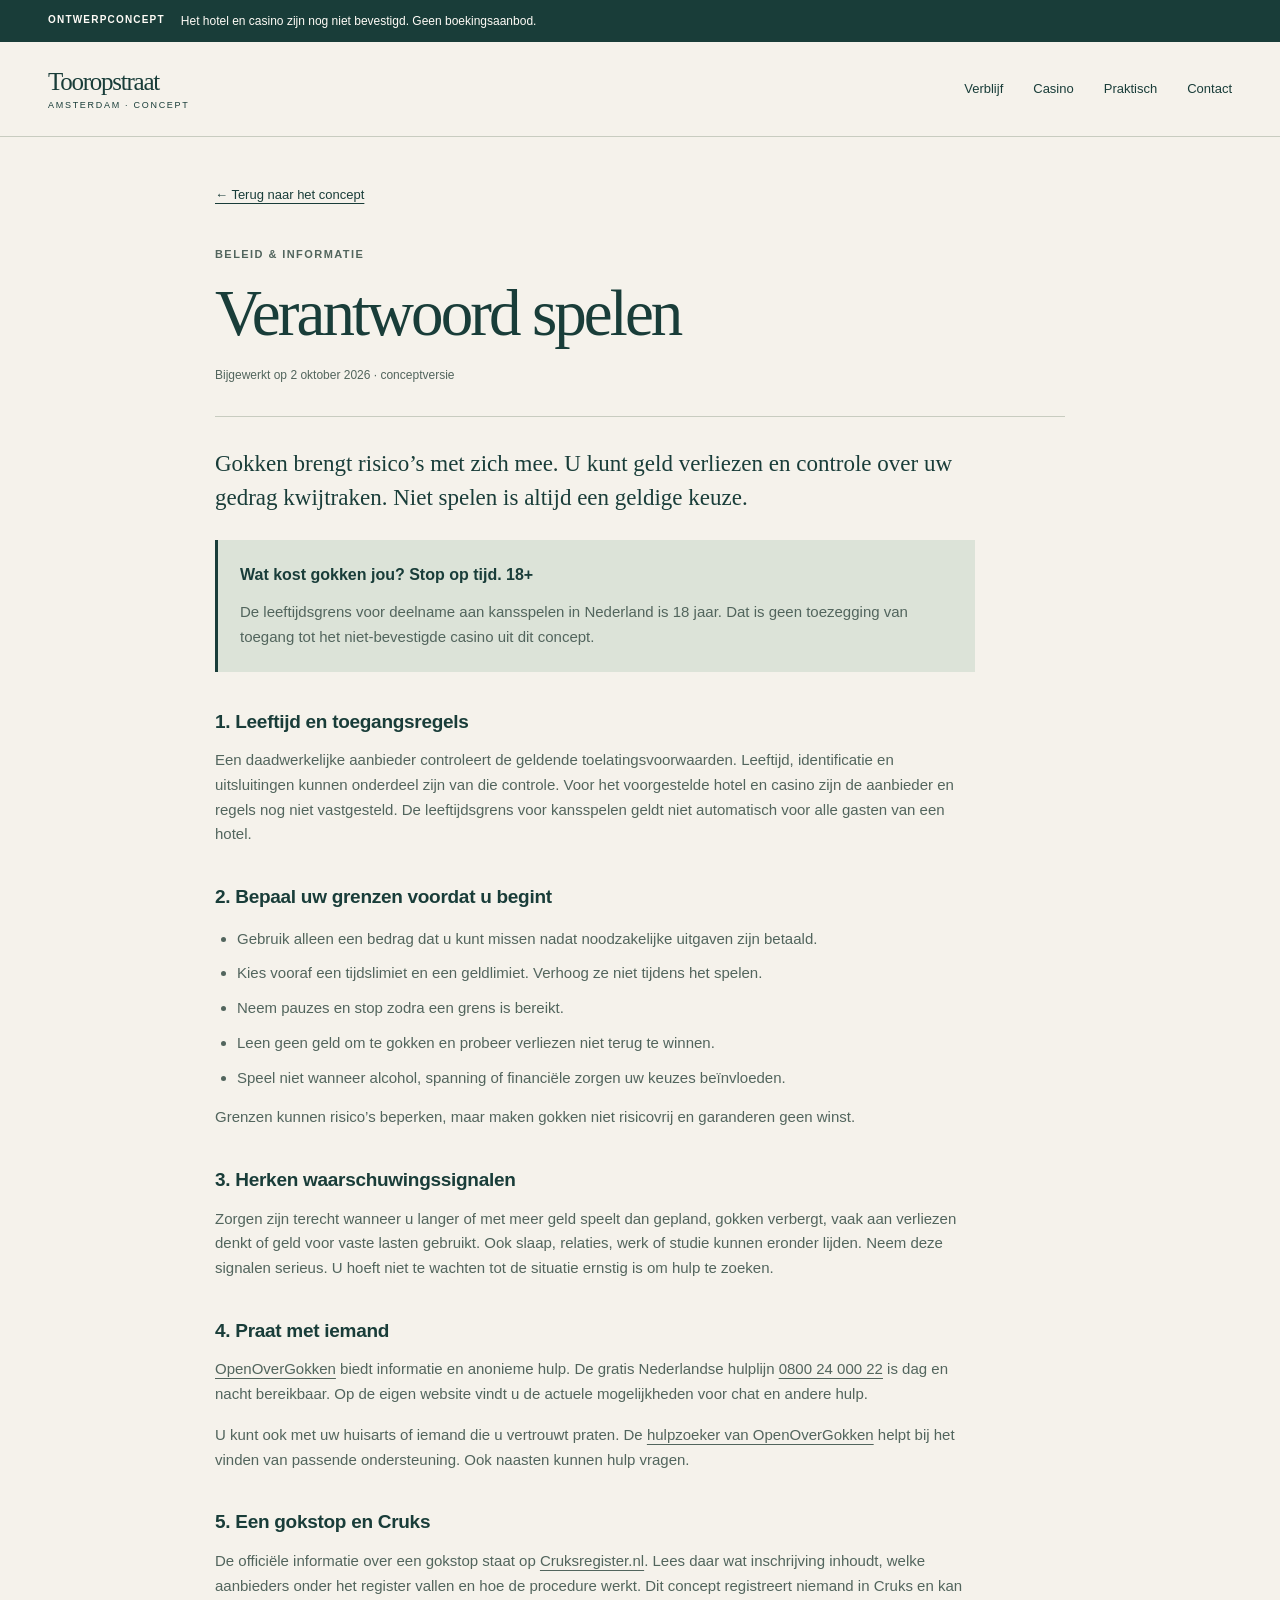
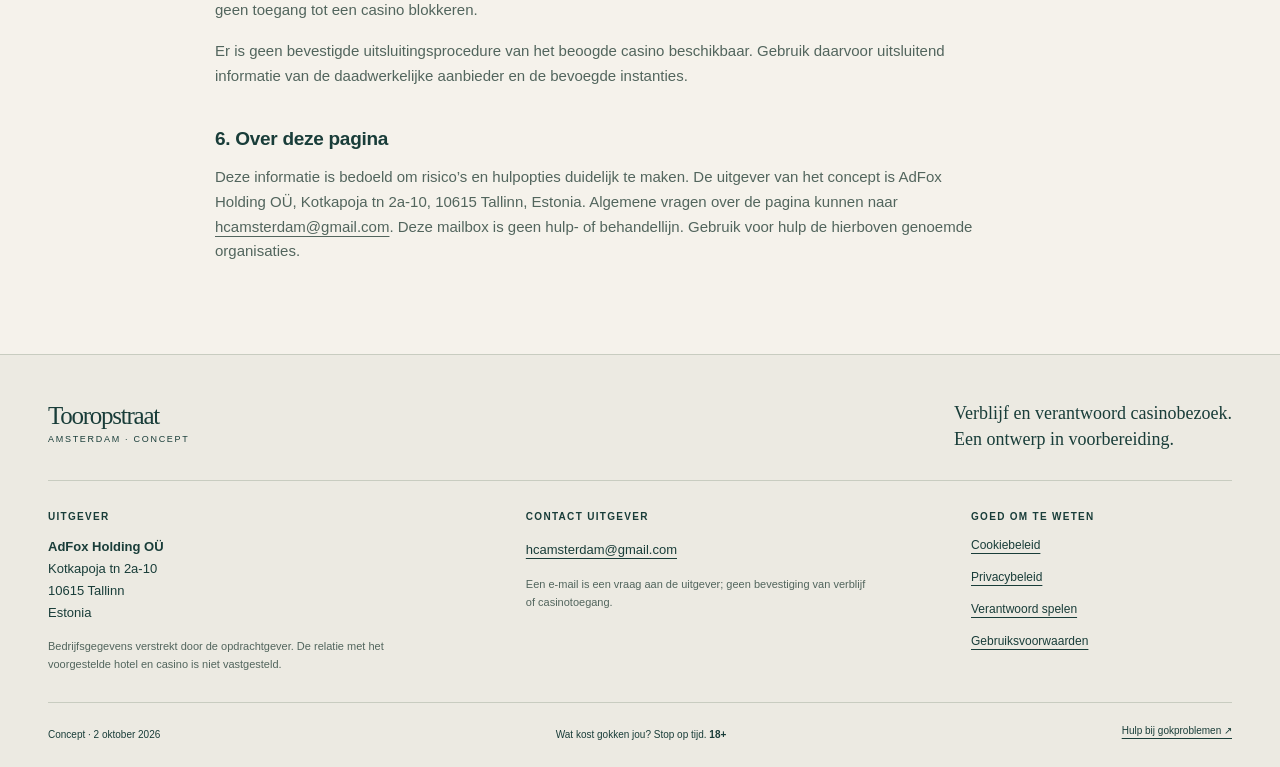
<file: responsible-gambling.html>
<!DOCTYPE html>
<html lang="nl"><head><meta charset="utf-8"><meta name="viewport" content="width=device-width, initial-scale=1"><meta name="robots" content="noindex, nofollow"><meta name="referrer" content="strict-origin-when-cross-origin"><title>Verantwoord spelen | Tooropstraat Amsterdam — concept</title><meta name="description" content="Risico’s, persoonlijke grenzen, leeftijd en geverifieerde hulp bij gokproblemen in Nederland."><meta name="theme-color" content="#173b38"><link rel="icon" href="assets/images/favicon.svg" type="image/svg+xml"><link rel="stylesheet" href="assets/css/styles.css"><script src="assets/js/main.js" defer></script></head>
<body><a class="skip-link" href="#main">Ga naar inhoud</a>
<div class="draft-bar"><div class="wrap"><strong>Ontwerpconcept</strong><span>Het hotel en casino zijn nog niet bevestigd. Geen boekingsaanbod.</span></div></div>
<header class="header"><div class="wrap header-inner"><a class="wordmark" href="index.html"><span>Tooropstraat</span><small>Amsterdam · concept</small></a><button class="menu-toggle" type="button" aria-expanded="false" aria-controls="primary-nav" hidden>Menu <span aria-hidden="true">☰</span></button><nav id="primary-nav" class="primary-nav" aria-label="Hoofdnavigatie"><a href="index.html#verblijf">Verblijf</a><a href="index.html#casino">Casino</a><a href="index.html#praktisch">Praktisch</a><a href="index.html#contact">Contact</a></nav></div></header>
<main id="main" tabindex="-1" class="policy-main wrap"><a class="back-link" href="index.html">← Terug naar het concept</a><p class="eyebrow">Beleid &amp; informatie</p><h1>Verantwoord spelen</h1><p class="updated">Bijgewerkt op <time datetime="2026-10-02">2 oktober 2026</time> · conceptversie</p><div class="policy-content"><p class="policy-intro">Gokken brengt risico’s met zich mee. U kunt geld verliezen en controle over uw gedrag kwijtraken. Niet spelen is altijd een geldige keuze.</p>
<div class="policy-callout"><strong>Wat kost gokken jou? Stop op tijd. 18+</strong><p>De leeftijdsgrens voor deelname aan kansspelen in Nederland is 18 jaar. Dat is geen toezegging van toegang tot het niet-bevestigde casino uit dit concept.</p></div>
<h2>1. Leeftijd en toegangsregels</h2><p>Een daadwerkelijke aanbieder controleert de geldende toelatingsvoorwaarden. Leeftijd, identificatie en uitsluitingen kunnen onderdeel zijn van die controle. Voor het voorgestelde hotel en casino zijn de aanbieder en regels nog niet vastgesteld. De leeftijdsgrens voor kansspelen geldt niet automatisch voor alle gasten van een hotel.</p>
<h2>2. Bepaal uw grenzen voordat u begint</h2><ul><li>Gebruik alleen een bedrag dat u kunt missen nadat noodzakelijke uitgaven zijn betaald.</li><li>Kies vooraf een tijdslimiet en een geldlimiet. Verhoog ze niet tijdens het spelen.</li><li>Neem pauzes en stop zodra een grens is bereikt.</li><li>Leen geen geld om te gokken en probeer verliezen niet terug te winnen.</li><li>Speel niet wanneer alcohol, spanning of financiële zorgen uw keuzes beïnvloeden.</li></ul><p>Grenzen kunnen risico’s beperken, maar maken gokken niet risicovrij en garanderen geen winst.</p>
<h2>3. Herken waarschuwingssignalen</h2><p>Zorgen zijn terecht wanneer u langer of met meer geld speelt dan gepland, gokken verbergt, vaak aan verliezen denkt of geld voor vaste lasten gebruikt. Ook slaap, relaties, werk of studie kunnen eronder lijden. Neem deze signalen serieus. U hoeft niet te wachten tot de situatie ernstig is om hulp te zoeken.</p>
<h2>4. Praat met iemand</h2><p><a href="https://openovergokken.nl/hulplijnen/">OpenOverGokken</a> biedt informatie en anonieme hulp. De gratis Nederlandse hulplijn <a href="tel:08002400022">0800&nbsp;24&nbsp;000&nbsp;22</a> is dag en nacht bereikbaar. Op de eigen website vindt u de actuele mogelijkheden voor chat en andere hulp.</p><p>U kunt ook met uw huisarts of iemand die u vertrouwt praten. De <a href="https://openovergokken.nl/hulpzoeker/">hulpzoeker van OpenOverGokken</a> helpt bij het vinden van passende ondersteuning. Ook naasten kunnen hulp vragen.</p>
<h2>5. Een gokstop en Cruks</h2><p>De officiële informatie over een gokstop staat op <a href="https://www.cruksregister.nl/">Cruksregister.nl</a>. Lees daar wat inschrijving inhoudt, welke aanbieders onder het register vallen en hoe de procedure werkt. Dit concept registreert niemand in Cruks en kan geen toegang tot een casino blokkeren.</p><p>Er is geen bevestigde uitsluitingsprocedure van het beoogde casino beschikbaar. Gebruik daarvoor uitsluitend informatie van de daadwerkelijke aanbieder en de bevoegde instanties.</p>
<h2>6. Over deze pagina</h2><p>Deze informatie is bedoeld om risico’s en hulpopties duidelijk te maken. De uitgever van het concept is AdFox Holding OÜ, Kotkapoja tn 2a-10, 10615 Tallinn, Estonia. Algemene vragen over de pagina kunnen naar <a href="mailto:hcamsterdam@gmail.com?subject=Vraag%20over%20het%20concept%20Tooropstraat%20Amsterdam">hcamsterdam@gmail.com</a>. Deze mailbox is geen hulp- of behandellijn. Gebruik voor hulp de hierboven genoemde organisaties.</p></div></main>
<footer class="footer"><div class="wrap">
<div class="footer-top"><a class="wordmark" href="index.html"><span>Tooropstraat</span><small>Amsterdam · concept</small></a><p>Verblijf en verantwoord casinobezoek.<br>Een ontwerp in voorbereiding.</p></div>
<div class="footer-grid"><div><h2>Uitgever</h2><address><strong>AdFox Holding OÜ</strong><br>Kotkapoja tn 2a-10<br>10615 Tallinn<br>Estonia</address><p class="fine">Bedrijfsgegevens verstrekt door de opdrachtgever. De relatie met het voorgestelde hotel en casino is niet vastgesteld.</p></div>
<div><h2>Contact uitgever</h2><a class="email" href="mailto:hcamsterdam@gmail.com?subject=Vraag%20over%20het%20concept%20Tooropstraat%20Amsterdam">hcamsterdam@gmail.com</a><p class="fine">Een e-mail is een vraag aan de uitgever; geen bevestiging van verblijf of casinotoegang.</p></div>
<nav aria-label="Beleid en voorwaarden"><h2>Goed om te weten</h2><a href="cookies.html">Cookiebeleid</a><a href="privacy.html">Privacybeleid</a><a href="responsible-gambling.html">Verantwoord spelen</a><a href="terms.html">Gebruiksvoorwaarden</a></nav></div>
<div class="footer-bottom"><p>Concept · 2 oktober 2026</p><p>Wat kost gokken jou? Stop op tijd. <strong>18+</strong></p><a href="https://openovergokken.nl/hulplijnen/">Hulp bij gokproblemen <span aria-hidden="true">↗</span></a></div>
</div></footer></body></html>
</file>
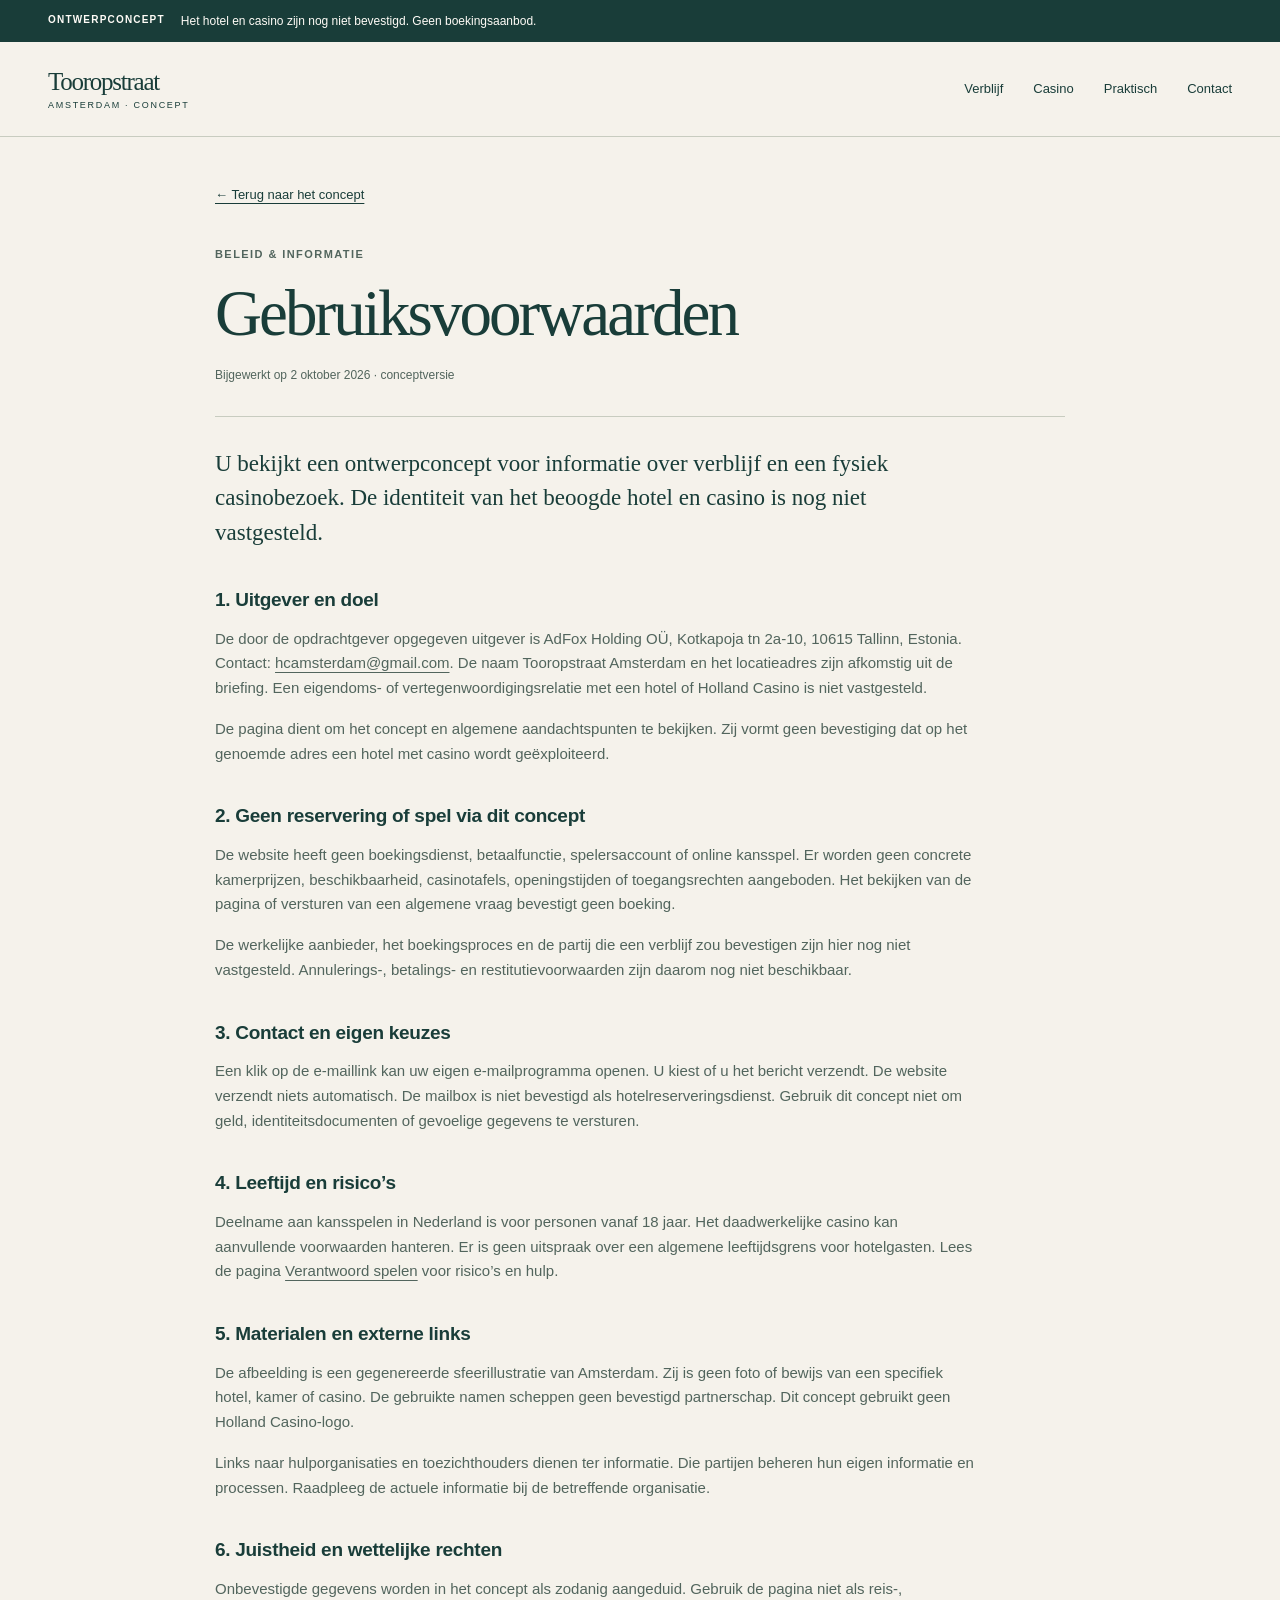
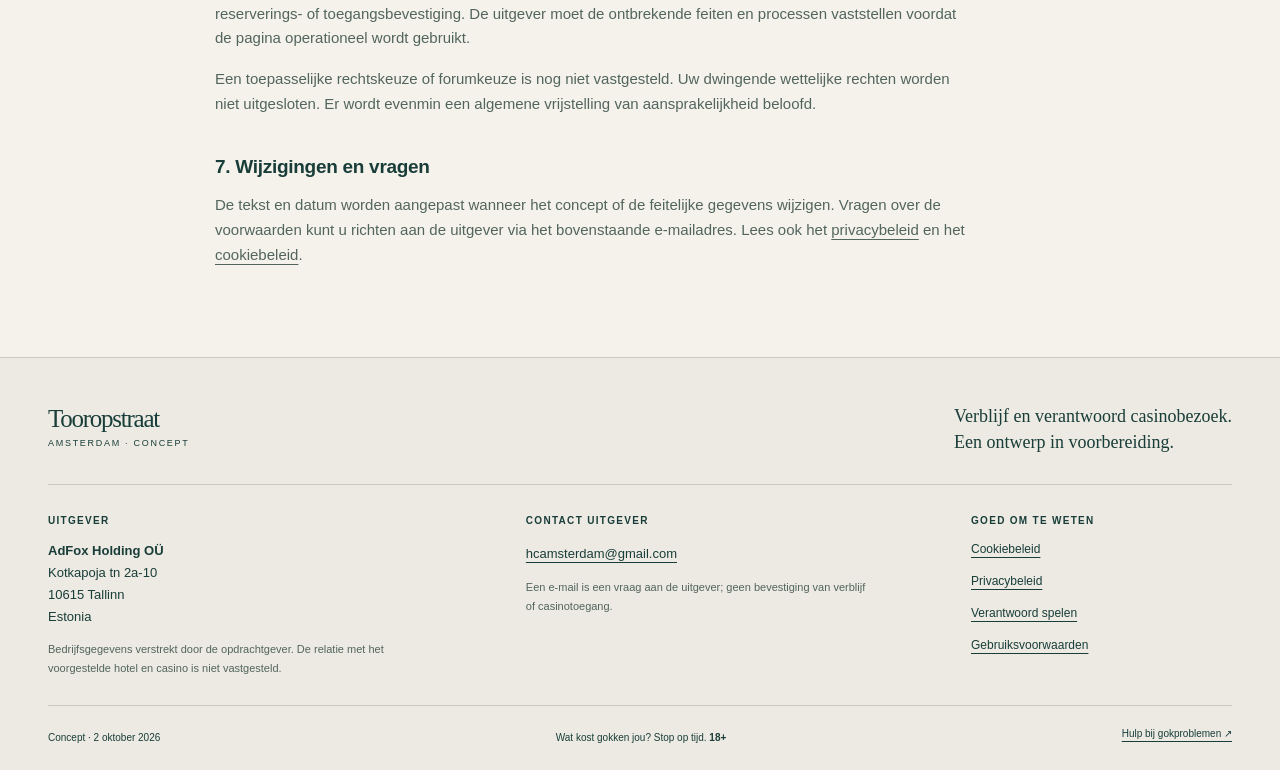
<file: terms.html>
<!DOCTYPE html>
<html lang="nl"><head><meta charset="utf-8"><meta name="viewport" content="width=device-width, initial-scale=1"><meta name="robots" content="noindex, nofollow"><meta name="referrer" content="strict-origin-when-cross-origin"><title>Gebruiksvoorwaarden | Tooropstraat Amsterdam — concept</title><meta name="description" content="Doel, uitgever en beperkingen van dit ontwerpconcept; geen boekings- of online kansspeldienst."><meta name="theme-color" content="#173b38"><link rel="icon" href="assets/images/favicon.svg" type="image/svg+xml"><link rel="stylesheet" href="assets/css/styles.css"><script src="assets/js/main.js" defer></script></head>
<body><a class="skip-link" href="#main">Ga naar inhoud</a>
<div class="draft-bar"><div class="wrap"><strong>Ontwerpconcept</strong><span>Het hotel en casino zijn nog niet bevestigd. Geen boekingsaanbod.</span></div></div>
<header class="header"><div class="wrap header-inner"><a class="wordmark" href="index.html"><span>Tooropstraat</span><small>Amsterdam · concept</small></a><button class="menu-toggle" type="button" aria-expanded="false" aria-controls="primary-nav" hidden>Menu <span aria-hidden="true">☰</span></button><nav id="primary-nav" class="primary-nav" aria-label="Hoofdnavigatie"><a href="index.html#verblijf">Verblijf</a><a href="index.html#casino">Casino</a><a href="index.html#praktisch">Praktisch</a><a href="index.html#contact">Contact</a></nav></div></header>
<main id="main" tabindex="-1" class="policy-main wrap"><a class="back-link" href="index.html">← Terug naar het concept</a><p class="eyebrow">Beleid &amp; informatie</p><h1>Gebruiksvoorwaarden</h1><p class="updated">Bijgewerkt op <time datetime="2026-10-02">2 oktober 2026</time> · conceptversie</p><div class="policy-content"><p class="policy-intro">U bekijkt een ontwerpconcept voor informatie over verblijf en een fysiek casinobezoek. De identiteit van het beoogde hotel en casino is nog niet vastgesteld.</p>
<h2>1. Uitgever en doel</h2><p>De door de opdrachtgever opgegeven uitgever is AdFox Holding OÜ, Kotkapoja tn 2a-10, 10615 Tallinn, Estonia. Contact: <a href="mailto:hcamsterdam@gmail.com?subject=Vraag%20over%20het%20concept%20Tooropstraat%20Amsterdam">hcamsterdam@gmail.com</a>. De naam Tooropstraat Amsterdam en het locatieadres zijn afkomstig uit de briefing. Een eigendoms- of vertegenwoordigingsrelatie met een hotel of Holland Casino is niet vastgesteld.</p><p>De pagina dient om het concept en algemene aandachtspunten te bekijken. Zij vormt geen bevestiging dat op het genoemde adres een hotel met casino wordt geëxploiteerd.</p>
<h2>2. Geen reservering of spel via dit concept</h2><p>De website heeft geen boekingsdienst, betaalfunctie, spelersaccount of online kansspel. Er worden geen concrete kamerprijzen, beschikbaarheid, casinotafels, openingstijden of toegangsrechten aangeboden. Het bekijken van de pagina of versturen van een algemene vraag bevestigt geen boeking.</p><p>De werkelijke aanbieder, het boekingsproces en de partij die een verblijf zou bevestigen zijn hier nog niet vastgesteld. Annulerings-, betalings- en restitutievoorwaarden zijn daarom nog niet beschikbaar.</p>
<h2>3. Contact en eigen keuzes</h2><p>Een klik op de e-maillink kan uw eigen e-mailprogramma openen. U kiest of u het bericht verzendt. De website verzendt niets automatisch. De mailbox is niet bevestigd als hotelreserveringsdienst. Gebruik dit concept niet om geld, identiteitsdocumenten of gevoelige gegevens te versturen.</p>
<h2>4. Leeftijd en risico’s</h2><p>Deelname aan kansspelen in Nederland is voor personen vanaf 18 jaar. Het daadwerkelijke casino kan aanvullende voorwaarden hanteren. Er is geen uitspraak over een algemene leeftijdsgrens voor hotelgasten. Lees de pagina <a href="responsible-gambling.html">Verantwoord spelen</a> voor risico’s en hulp.</p>
<h2>5. Materialen en externe links</h2><p>De afbeelding is een gegenereerde sfeerillustratie van Amsterdam. Zij is geen foto of bewijs van een specifiek hotel, kamer of casino. De gebruikte namen scheppen geen bevestigd partnerschap. Dit concept gebruikt geen Holland Casino-logo.</p><p>Links naar hulporganisaties en toezichthouders dienen ter informatie. Die partijen beheren hun eigen informatie en processen. Raadpleeg de actuele informatie bij de betreffende organisatie.</p>
<h2>6. Juistheid en wettelijke rechten</h2><p>Onbevestigde gegevens worden in het concept als zodanig aangeduid. Gebruik de pagina niet als reis-, reserverings- of toegangsbevestiging. De uitgever moet de ontbrekende feiten en processen vaststellen voordat de pagina operationeel wordt gebruikt.</p><p>Een toepasselijke rechtskeuze of forumkeuze is nog niet vastgesteld. Uw dwingende wettelijke rechten worden niet uitgesloten. Er wordt evenmin een algemene vrijstelling van aansprakelijkheid beloofd.</p>
<h2>7. Wijzigingen en vragen</h2><p>De tekst en datum worden aangepast wanneer het concept of de feitelijke gegevens wijzigen. Vragen over de voorwaarden kunt u richten aan de uitgever via het bovenstaande e-mailadres. Lees ook het <a href="privacy.html">privacybeleid</a> en het <a href="cookies.html">cookiebeleid</a>.</p></div></main>
<footer class="footer"><div class="wrap">
<div class="footer-top"><a class="wordmark" href="index.html"><span>Tooropstraat</span><small>Amsterdam · concept</small></a><p>Verblijf en verantwoord casinobezoek.<br>Een ontwerp in voorbereiding.</p></div>
<div class="footer-grid"><div><h2>Uitgever</h2><address><strong>AdFox Holding OÜ</strong><br>Kotkapoja tn 2a-10<br>10615 Tallinn<br>Estonia</address><p class="fine">Bedrijfsgegevens verstrekt door de opdrachtgever. De relatie met het voorgestelde hotel en casino is niet vastgesteld.</p></div>
<div><h2>Contact uitgever</h2><a class="email" href="mailto:hcamsterdam@gmail.com?subject=Vraag%20over%20het%20concept%20Tooropstraat%20Amsterdam">hcamsterdam@gmail.com</a><p class="fine">Een e-mail is een vraag aan de uitgever; geen bevestiging van verblijf of casinotoegang.</p></div>
<nav aria-label="Beleid en voorwaarden"><h2>Goed om te weten</h2><a href="cookies.html">Cookiebeleid</a><a href="privacy.html">Privacybeleid</a><a href="responsible-gambling.html">Verantwoord spelen</a><a href="terms.html">Gebruiksvoorwaarden</a></nav></div>
<div class="footer-bottom"><p>Concept · 2 oktober 2026</p><p>Wat kost gokken jou? Stop op tijd. <strong>18+</strong></p><a href="https://openovergokken.nl/hulplijnen/">Hulp bij gokproblemen <span aria-hidden="true">↗</span></a></div>
</div></footer></body></html>
</file>
<file: assets/css/styles.css>
:root {
  --paper:#f5f2eb;
  --white:#fffcf7;
  --ink:#193d39;
  --muted:#52655d;
  --line:#c8ccc0;
  --clay:#8f4b30;
  --sage:#dce3d8;
  --sans:Arial,Helvetica,sans-serif;
  --serif:Georgia,'Times New Roman',serif;
  --wrap:1320px
}
* {
  box-sizing:border-box
}
html {
  scroll-behavior:smooth;
  scroll-padding-top:24px
}
body {
  margin:0;
  background:var(--paper);
  color:var(--ink);
  font-family:var(--sans);
  font-size:16px;
  line-height:1.65
}
a {
  color:inherit;
  text-underline-offset:4px;
  text-decoration-thickness:1px
}
button {
  font:inherit;
  color:inherit
}
a,button,summary {
  -webkit-tap-highlight-color:transparent
}
a:focus-visible,button:focus-visible,summary:focus-visible {
  outline:3px solid var(--clay);
  outline-offset:5px
}
img {
  max-width:100%;
  height:auto;
  display:block
}
h1,h2,h3,p,figure {
  margin:0
}
h1,h2 {
  font-family:var(--serif);
  font-weight:400;
  letter-spacing:-.045em;
  line-height:1.08
}
h1 em,h2 em {
  font-weight:400;
  color:var(--clay)
}
h3 {
  font-size:20px;
  line-height:1.3;
  letter-spacing:-.025em;
  font-weight:500
}
p+p {
  margin-top:1rem
}
.wrap {
  max-width:var(--wrap);
  width:calc(100% - 40px);
  margin-inline:auto
}
.section {
  padding-block:64px
}
.eyebrow,.section-label,.address-label {
  font-size:11px;
  font-weight:600;
  letter-spacing:.13em;
  text-transform:uppercase
}
.eyebrow {
  color:var(--muted)
}
.fine {
  font-size:13px;
  line-height:1.7;
  color:var(--muted)
}
.draft-bar {
  background:var(--ink);
  color:var(--white);
  font-size:12px;
  line-height:1.5;
  padding:12px 0
}
.draft-bar .wrap {
  display:flex;
  gap:6px 16px;
  flex-wrap:wrap
}
.draft-bar strong {
  text-transform:uppercase;
  letter-spacing:.12em;
  font-size:10px
}
.header {
  border-bottom:1px solid var(--line)
}
.header-inner {
  display:flex;
  flex-wrap:wrap;
  align-items:center;
  justify-content:space-between;
  gap:18px;
  padding-block:22px
}
.wordmark {
  display:inline-flex;
  flex-direction:column;
  text-decoration:none;
  line-height:1.25
}
.wordmark>span {
  font-family:var(--serif);
  font-size:25px;
  letter-spacing:-.05em
}
.wordmark small {
  font-size:9px;
  letter-spacing:.19em;
  text-transform:uppercase;
  margin-top:3px
}
.primary-nav {
  display:flex;
  flex-wrap:wrap;
  align-items:center;
  gap:4px 18px;
  width:100%
}
.primary-nav>a {
  display:inline-flex;
  align-items:center;
  min-height:44px;
  text-decoration:none;
  font-size:13px
}
.primary-nav>a:hover {
  text-decoration:underline
}
.nav-contact {
  gap:16px
}
.menu-toggle {
  background:transparent;
  border:1px solid var(--line);
  border-radius:3px;
  min-height:44px;
  padding:8px 12px;
  gap:12px;
  align-items:center
}
.menu-toggle:not([hidden]) {
  display:inline-flex
}
.js .primary-nav {
  display:none
}
.js .primary-nav.is-open {
  display:flex
}
.skip-link {
  position:fixed;
  top:8px;
  left:8px;
  z-index:100;
  transform:translateY(-160%);
  background:var(--white);
  color:var(--ink);
  padding:12px 20px
}
.skip-link:focus {
  transform:translateY(0)
}
.hero {
  display:grid;
  gap:36px;
  padding-block:44px 54px
}
.hero-copy {
  display:flex;
  flex-direction:column;
  align-items:flex-start
}
.hero h1 {
  font-size:clamp(42px,6.25vw,84px);
  margin-top:24px
}
.hero-lead {
  font-size:18px;
  line-height:1.55;
  max-width:380px;
  margin-top:26px
}
.hero-note {
  font-size:13px;
  line-height:1.7;
  max-width:390px;
  color:var(--muted);
  margin-top:16px
}
.button {
  display:inline-flex;
  align-items:center;
  justify-content:center;
  gap:18px;
  min-height:48px;
  padding:13px 20px;
  border:1px solid transparent;
  border-radius:3px;
  font-size:12px;
  font-weight:600;
  line-height:1.4;
  text-decoration:none;
  cursor:pointer;
  text-align:center;
  transition:background .16s,color .16s
}
.button-dark {
  background:var(--ink);
  color:var(--white)
}
.button-dark:hover {
  background:#28554e
}
.button-light {
  border-color:var(--line);
  background:transparent;
  color:var(--ink)
}
.button-light:hover {
  background:var(--sage)
}
.button[hidden] {
  display:none
}
.hero .button {
  margin-top:26px
}
.hero-bottom {
  display:flex;
  gap:15px;
  justify-content:space-between;
  flex-wrap:wrap;
  border-top:1px solid var(--line);
  padding-top:20px;
  margin-top:32px;
  width:100%;
  font-size:11px
}
.hero-bottom>span {
  color:var(--muted)
}
.hero-figure {
  position:relative
}
.hero-figure picture {
  display:block
}
.hero-figure img {
  width:100%;
  aspect-ratio:4/3;
  object-fit:cover;
  object-position:62% center;
  border-radius:2px
}
.hero-figure figcaption {
  font-size:10px;
  line-height:1.6;
  margin-top:10px;
  color:var(--muted)
}
.section-label {
  display:flex;
  align-items:center;
  gap:16px;
  margin-bottom:30px
}
.section-label>span {
  font-family:var(--serif);
  font-size:16px;
  font-weight:400;
  color:var(--clay);
  letter-spacing:0
}
.section-label>p {
  margin:0
}
.stay {
  border-top:1px solid var(--line)
}
h2 {
  font-size:clamp(36px,4vw,54px)
}
.stay-heading {
  display:grid;
  gap:26px
}
.stay-heading>p {
  max-width:430px;
  color:var(--muted)
}
.stay-details {
  display:grid;
  gap:30px;
  margin-top:40px
}
.stay-details article {
  padding-top:26px;
  border-top:1px solid var(--line)
}
.stay-details h3 {
  margin-top:12px
}
.stay-details p:not(.eyebrow) {
  margin-top:14px;
  color:var(--muted);
  font-size:15px;
  max-width:450px
}
.editorial-note {
  border-top:1px solid var(--line);
  padding-top:22px;
  margin-top:32px;
  font-size:12px;
  line-height:1.7;
  color:var(--muted);
  display:flex;
  gap:18px
}
.casino-band {
  background:var(--ink);
  color:var(--paper);
  padding-block:64px
}
.casino-grid {
  display:grid;
  gap:38px
}
.casino-band .section-label>span,.casino-band h2 em {
  color:#edc2a0
}
.casino-lead {
  font-size:16px;
  max-width:405px;
  color:#d6dfd5;
  margin-top:24px
}
.text-link,.help-link {
  display:inline-flex;
  align-items:center;
  gap:24px;
  min-height:44px;
  font-size:13px
}
.text-link {
  margin-top:22px
}
.casino-band a:focus-visible {
  outline-color:#edc2a0
}
.age-panel {
  display:flex;
  gap:22px;
  align-items:flex-start;
  border-top:1px solid #76928a;
  padding-top:28px
}
.age-panel>strong {
  font-family:var(--serif);
  font-weight:400;
  font-size:52px;
  line-height:1.1;
  letter-spacing:-.05em;
  color:#edc2a0;
  flex-shrink:0
}
.age-panel h3 {
  font-size:17px
}
.age-panel p {
  font-size:12px;
  line-height:1.75;
  color:#d6dfd5;
  margin-top:10px
}
.boundary-list {
  list-style:none;
  padding:0;
  margin:24px 0 0
}
.boundary-list li {
  display:flex;
  gap:22px;
  padding-block:16px;
  border-bottom:1px solid #6c8980
}
.boundary-list span {
  font-family:var(--serif);
  color:#c5d3c9;
  font-size:13px
}
.boundary-list p {
  font-size:14px;
  line-height:1.6
}
.risk-slogan {
  font-size:12px;
  margin-top:23px;
  color:#edc2a0
}
.help-link {
  margin-top:10px;
  font-size:12px
}
.practical-grid {
  display:grid;
  gap:40px
}
.address-label {
  color:var(--muted);
  font-size:10px;
  line-height:1.8;
  margin-top:32px
}
.property-address {
  font-style:normal;
  font-size:20px;
  line-height:1.5;
  margin-top:12px
}
.location-note {
  margin-top:18px;
  max-width:360px
}
.practical-list article {
  display:flex;
  gap:20px;
  border-top:1px solid var(--line);
  padding-block:24px
}
.practical-list article:last-child {
  border-bottom:1px solid var(--line)
}
.practical-list article>span {
  font-family:var(--serif);
  font-size:15px;
  color:var(--clay)
}
.practical-list p {
  font-size:14px;
  color:var(--muted);
  margin-top:12px;
  max-width:460px
}
.faq-section {
  background:#e8ebe2;
  border-block:1px solid #cad1c5
}
.faq-grid {
  display:grid;
  gap:36px
}
.faq details {
  border-top:1px solid #aebbad
}
.faq details:last-child {
  border-bottom:1px solid #aebbad
}
.faq summary {
  cursor:pointer;
  display:flex;
  justify-content:space-between;
  align-items:center;
  gap:24px;
  list-style:none;
  min-height:66px;
  padding-block:18px;
  font-size:15px;
  line-height:1.5
}
.faq summary::-webkit-details-marker {
  display:none
}
.faq summary::after {
  content:'+';
  font-weight:400;
  font-size:22px;
  line-height:1;
  flex-shrink:0
}
.faq details[open] summary::after {
  content:'−'
}
.faq details p {
  font-size:14px;
  color:var(--muted);
  line-height:1.8;
  padding:0 24px 22px 0
}
.faq details>a {
  display:inline-flex;
  align-items:center;
  min-height:44px;
  font-size:13px;
  margin-bottom:18px
}
.contact {
  display:grid;
  gap:32px
}
.contact-copy>p:first-child {
  font-size:15px;
  color:var(--muted);
  max-width:450px
}
.contact-email {
  display:block;
  font-family:var(--serif);
  font-size:clamp(22px,3vw,35px);
  letter-spacing:-.03em;
  overflow-wrap:anywhere;
  line-height:1.45;
  margin-top:25px;
  text-decoration:none
}
.contact-email:hover {
  text-decoration:underline
}
.contact-actions {
  display:flex;
  flex-wrap:wrap;
  gap:10px;
  margin-top:22px
}
.contact-copy .fine {
  margin-top:18px;
  max-width:465px
}
.copy-status {
  font-size:12px;
  min-height:22px;
  margin-top:10px
}
.footer {
  border-top:1px solid var(--line);
  padding-block:36px 20px;
  background:#eceae2
}
.footer-top {
  display:flex;
  flex-wrap:wrap;
  justify-content:space-between;
  gap:24px;
  padding-bottom:28px;
  border-bottom:1px solid var(--line)
}
.footer-top>p {
  font-family:var(--serif);
  font-size:18px;
  line-height:1.45;
  max-width:320px
}
.footer-grid {
  display:grid;
  gap:28px;
  margin-top:28px
}
.footer-grid h2 {
  font-family:var(--sans);
  font-size:10px;
  font-weight:600;
  text-transform:uppercase;
  letter-spacing:.13em;
  line-height:1.5;
  margin-bottom:12px
}
.footer-grid address {
  font-style:normal;
  font-size:13px;
  line-height:1.7
}
.footer-grid .fine {
  font-size:11px;
  max-width:350px;
  margin-top:12px
}
.footer-grid nav>a {
  display:block;
  min-height:36px;
  font-size:12px;
  width:fit-content
}
.email {
  font-size:13px;
  overflow-wrap:anywhere
}
.footer-bottom {
  display:flex;
  justify-content:space-between;
  flex-wrap:wrap;
  gap:16px;
  border-top:1px solid var(--line);
  margin-top:28px;
  padding-top:20px;
  font-size:10px
}
.footer-bottom p {
  margin:0
}
.footer-bottom a {
  min-height:24px
}
.policy-main {
  max-width:850px;
  padding-block:32px 64px
}
.back-link {
  display:inline-flex;
  align-items:center;
  min-height:44px;
  font-size:13px;
  margin-bottom:28px
}
.policy-main h1 {
  font-size:clamp(39px,6vw,65px);
  overflow-wrap:anywhere;
  margin-top:15px
}
.updated {
  font-size:12px;
  color:var(--muted);
  margin-top:18px;
  padding-bottom:30px;
  border-bottom:1px solid var(--line)
}
.policy-content {
  margin-top:30px;
  max-width:760px
}
.policy-intro {
  font-family:var(--serif);
  font-size:23px;
  line-height:1.5;
  color:var(--ink)
}
.policy-content h2 {
  font-family:var(--sans);
  font-size:19px;
  font-weight:600;
  line-height:1.5;
  letter-spacing:-.015em;
  margin:36px 0 12px
}
.policy-content p:not(.policy-intro) {
  font-size:15px;
  color:var(--muted)
}
.policy-content ul {
  padding-left:22px;
  color:var(--muted);
  font-size:15px
}
.policy-content li {
  margin-bottom:10px
}
.policy-callout {
  padding:22px;
  background:var(--sage);
  border-left:3px solid var(--ink);
  margin-top:24px
}
.policy-callout p {
  margin-top:12px
}
.table-wrap {
  max-width:100%;
  margin-block:20px
}
table {
  width:100%;
  border-collapse:collapse;
  font-size:12px;
  table-layout:fixed;
  overflow-wrap:anywhere
}
caption {
  text-align:left;
  font-size:13px;
  font-weight:600;
  margin-bottom:12px
}
th,td {
  text-align:left;
  vertical-align:top;
  padding:10px 7px;
  border-bottom:1px solid var(--line)
}
thead {
  background:var(--sage)
}
th {
  font-weight:600
}
td {
  color:var(--muted)
}
[hidden] {
  display:none!important
}
@media(min-width:600px) {
  .wrap {
  width:calc(100% - 64px)
}
.stay-details {
  grid-template-columns:1fr 1fr;
  gap:40px
}
.footer-grid {
  grid-template-columns:1fr 1fr
}
.footer-grid nav {
  grid-column:1/-1;
  display:flex;
  gap:24px;
  flex-wrap:wrap;
  align-items:center
}
.footer-grid nav h2 {
  margin:0
}
.footer-grid nav a {
  display:inline-flex;
  align-items:center;
  min-height:44px
}
.hero-figure img {
  aspect-ratio:3/2
}

}
@media(min-width:901px) {
  .wrap {
  width:calc(100% - 96px)
}
.header-inner {
  flex-wrap:nowrap;
  padding-block:24px
}
.primary-nav,.js .primary-nav {
  display:flex;
  width:auto;
  gap:30px
}
.menu-toggle:not([hidden]) {
  display:none
}
.nav-contact {
  border-bottom:1px solid var(--ink)
}
.hero {
  grid-template-columns:1.02fr 1fr;
  gap:40px;
  padding-block:54px 70px;
  align-items:stretch
}
.hero-copy {
  padding-top:24px
}
.hero h1 {
  font-size:clamp(58px,5.9vw,84px)
}
.hero-note {
  max-width:355px
}
.hero-bottom {
  margin-top:auto;
  padding-top:20px
}
.hero .button {
  margin-bottom:35px
}
.hero-figure img {
  height:100%;
  min-height:610px;
  aspect-ratio:4/5;
  object-position:62% center
}
.hero-figure picture {
  height:calc(100% - 42px)
}
.hero-figure figcaption {
  line-height:1.5
}
.section {
  padding-block:88px
}
.section-label {
  margin-bottom:38px
}
.stay-heading {
  grid-template-columns:1.1fr 1fr;
  gap:70px;
  align-items:end
}
.stay-heading>p {
  margin-left:0;
  margin-bottom:7px
}
.stay-details {
  margin-top:45px;
  margin-left:28%;
  gap:60px
}
.editorial-note {
  margin-left:28%
}
.casino-band {
  padding-block:86px
}
.casino-grid {
  grid-template-columns:1fr 1fr;
  gap:85px
}
.casino-right {
  padding-top:10px
}
.age-panel {
  gap:28px
}
.age-panel>strong {
  font-size:70px
}
.practical-grid {
  grid-template-columns:1fr 1.05fr;
  gap:80px
}
.practical-list {
  margin-top:6px
}
.faq-grid {
  grid-template-columns:.78fr 1.22fr;
  gap:70px
}
.contact {
  grid-template-columns:1fr 1fr;
  gap:80px
}
.contact-copy {
  padding-top:62px
}
.footer {
  padding-block:45px 20px
}
.footer-grid {
  grid-template-columns:1.25fr 1.15fr .8fr;
  gap:70px
}
.footer-grid nav {
  grid-column:auto;
  display:block
}
.footer-grid nav h2 {
  margin-bottom:12px
}
.footer-grid nav>a {
  display:block;
  min-height:32px
}
.footer-bottom {
  align-items:center
}
.policy-main {
  width:calc(100% - 96px);
  padding-block:36px 90px
}

}
@media(prefers-reduced-motion:reduce) {
  html {
  scroll-behavior:auto
}
.button {
  transition:none
}

}
body {
  overflow-wrap: anywhere
}
.boundary-list span, .practical-list article > span, .section-label > span {
  flex: 0 0 auto;
  min-inline-size: 2ch;
  white-space: nowrap;
  overflow-wrap: normal
}
.hero>*,.stay-heading>*,.stay-details>*,.casino-grid>*,.practical-grid>*,.faq-grid>*,.contact>*,.footer-grid>* {
  min-width:0
}
</file>
